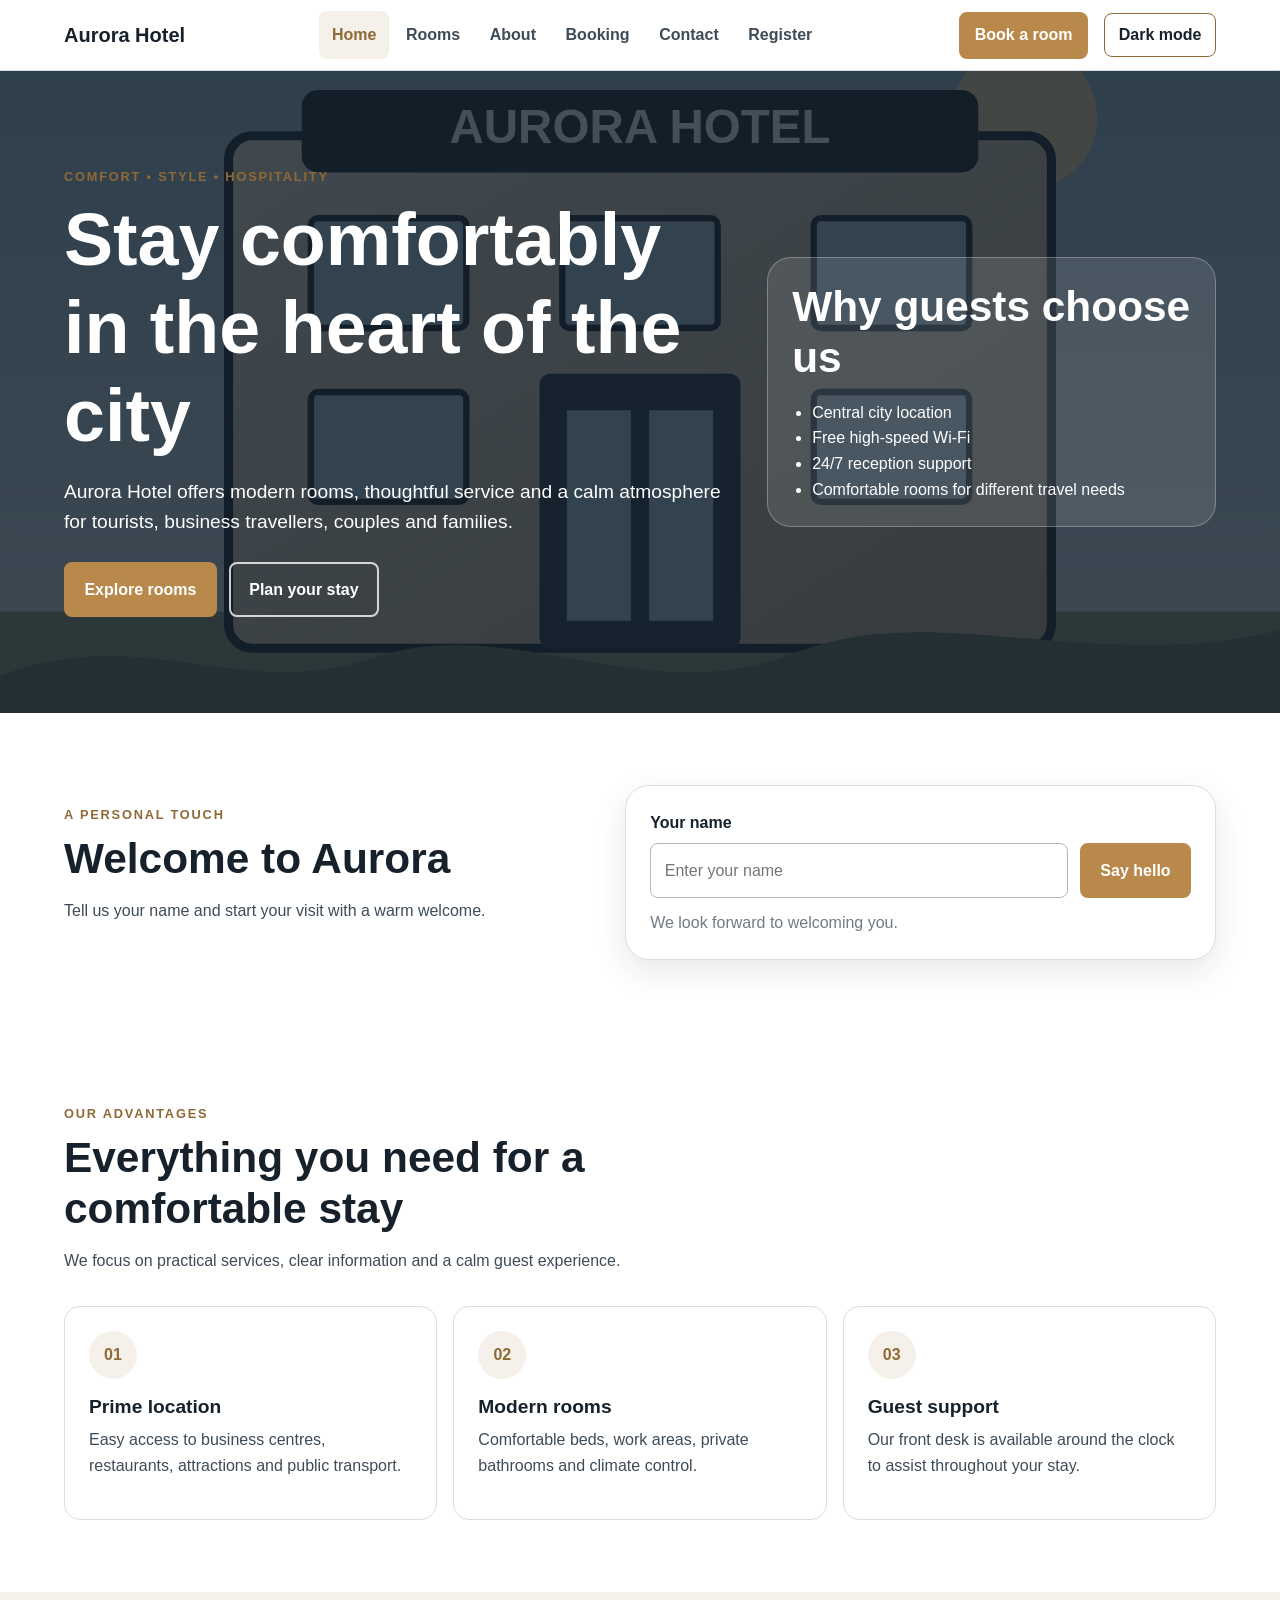
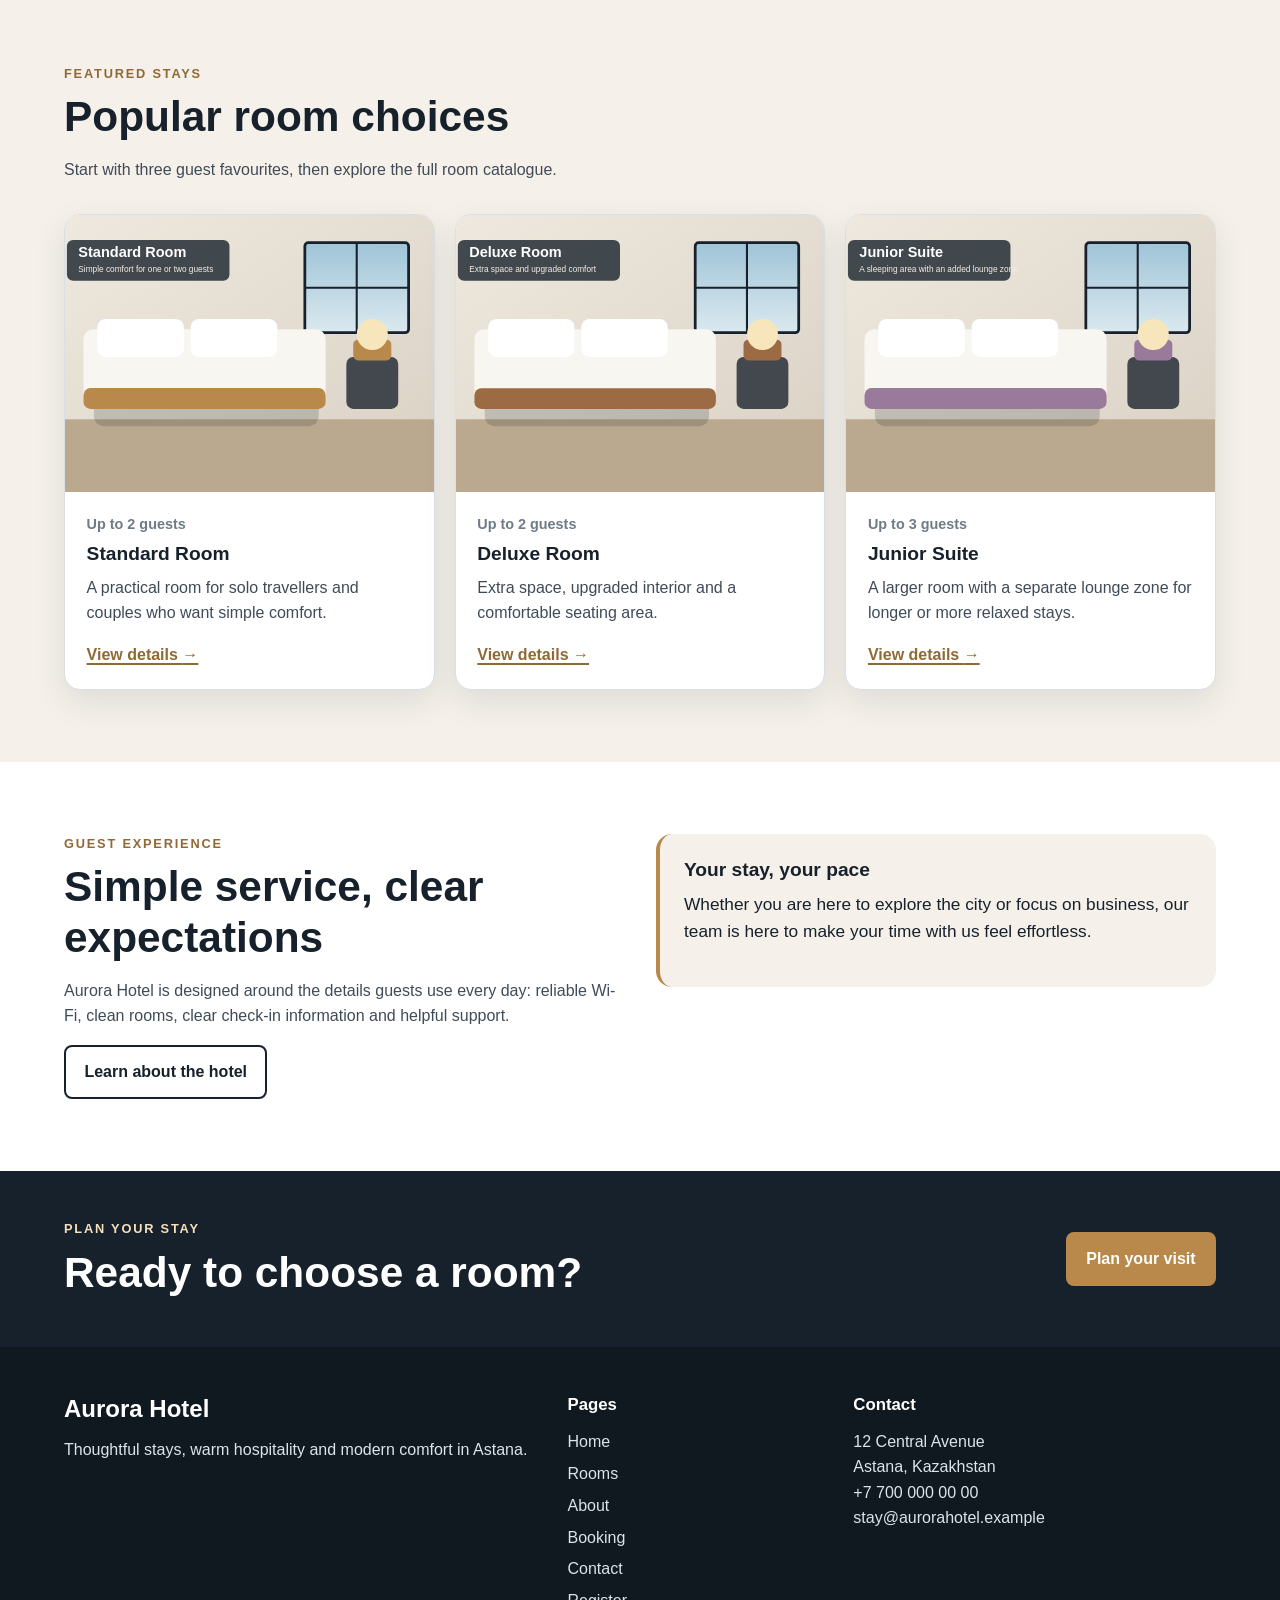
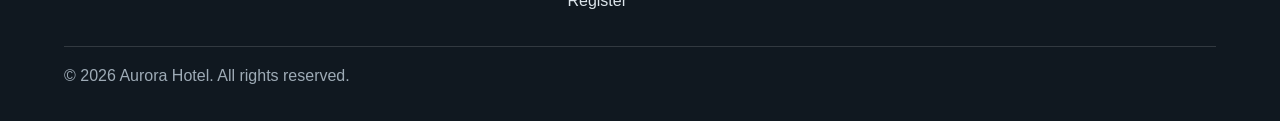
<file: index.html>
<!DOCTYPE html>

<html lang="en">
<head>
<meta charset="utf-8"/>
<meta content="width=device-width, initial-scale=1.0" name="viewport"/>
<meta content="Discover thoughtful hospitality, comfortable rooms and welcoming spaces at Aurora Hotel in Astana." name="description"/>
<title>Aurora Hotel | Home</title>
<link href="css/style.css" rel="stylesheet"/>
<link href="css/responsive.css" rel="stylesheet"/>

<link rel="stylesheet" href="css/interactions.css">
<script src="js/script.js" defer></script>
</head>
<body>
<a class="skip-link" href="#main-content">Skip to main content</a>
<header class="site-header">
<div class="container nav-wrapper">
<a aria-label="Aurora Hotel home" class="logo" href="index.html">Aurora Hotel</a>
<nav aria-label="Main navigation" class="main-nav">
<ul class="nav-list">
<li><a aria-current="page" class="nav-link" href="index.html">Home</a></li><li><a class="nav-link" href="rooms.html">Rooms</a></li><li><a class="nav-link" href="about.html">About</a></li><li><a class="nav-link" href="booking.html">Booking</a></li>
<li><a class="nav-link" href="contact.html">Contact</a></li><li><a class="nav-link" href="register.html">Register</a></li></ul>
</nav>
<a class="button button-small header-cta" href="booking.html">Book a room</a>
<button id="themeBtn" class="theme-switch" type="button" aria-pressed="false">Dark mode</button>
</div>
</header>
<main id="main-content">
<section class="hero">
<div class="container hero-layout">
<div class="hero-copy">
<p class="eyebrow">Comfort • Style • Hospitality</p>
<h1>Stay comfortably in the heart of the city</h1>
<p class="lead">
                    Aurora Hotel offers modern rooms, thoughtful service and a calm atmosphere
                    for tourists, business travellers, couples and families.
                </p>
<div class="action-row">
<a class="button" href="rooms.html">Explore rooms</a>
<a class="button button-ghost" href="booking.html">Plan your stay</a>
</div>
</div>
<aside aria-labelledby="hero-highlights" class="hero-panel">
<h2 id="hero-highlights">Why guests choose us</h2>
<ul class="check-list">
<li>Central city location</li>
<li>Free high-speed Wi-Fi</li>
<li>24/7 reception support</li>
<li>Comfortable rooms for different travel needs</li>
</ul>
</aside>
</div>
</section>
<section class="section welcome-section" aria-labelledby="welcome-heading">
  <div class="container welcome-layout">
    <div>
      <p class="eyebrow">A personal touch</p>
      <h2 id="welcome-heading">Welcome to Aurora</h2>
      <p>Tell us your name and start your visit with a warm welcome.</p>
    </div>
    <div class="interaction-panel">
      <label class="interaction-label" for="guestName">Your name</label>
      <div class="interaction-inline">
        <input id="guestName" type="text" autocomplete="given-name" placeholder="Enter your name">
        <button class="button" id="welcomeBtn" type="button">Say hello</button>
      </div>
      <p id="welcomeMessage" role="status" aria-live="polite" class="interaction-message">We look forward to welcoming you.</p>
    </div>
  </div>
</section>

<section aria-labelledby="home-benefits" class="section">
<div class="container">
<div class="section-heading">
<p class="eyebrow">Our advantages</p>
<h2 id="home-benefits">Everything you need for a comfortable stay</h2>
<p>We focus on practical services, clear information and a calm guest experience.</p>
</div>
<div class="feature-flex">
<article class="feature-card">
<span aria-hidden="true" class="feature-number">01</span>
<h3>Prime location</h3>
<p>Easy access to business centres, restaurants, attractions and public transport.</p>
</article>
<article class="feature-card">
<span aria-hidden="true" class="feature-number">02</span>
<h3>Modern rooms</h3>
<p>Comfortable beds, work areas, private bathrooms and climate control.</p>
</article>
<article class="feature-card">
<span aria-hidden="true" class="feature-number">03</span>
<h3>Guest support</h3>
<p>Our front desk is available around the clock to assist throughout your stay.</p>
</article>
</div>
</div>
</section>
<section aria-labelledby="featured-rooms" class="section section-alt">
<div class="container">
<div class="section-heading">
<p class="eyebrow">Featured stays</p>
<h2 id="featured-rooms">Popular room choices</h2>
<p>Start with three guest favourites, then explore the full room catalogue.</p>
</div>
<div class="card-grid card-grid-three">
<article class="room-card">
<img alt="Illustration of a standard hotel room with a double bed" class="card-image" height="800" src="images/standard-room.svg" width="1200"/>
<div class="card-body">
<p class="card-kicker">Up to 2 guests</p>
<h3>Standard Room</h3>
<p>A practical room for solo travellers and couples who want simple comfort.</p>
<a class="text-link" href="rooms.html#standard-room">View details <span aria-hidden="true">→</span></a>
</div>
</article>
<article class="room-card">
<img alt="Illustration of a spacious deluxe hotel room" class="card-image" height="800" src="images/deluxe-room.svg" width="1200"/>
<div class="card-body">
<p class="card-kicker">Up to 2 guests</p>
<h3>Deluxe Room</h3>
<p>Extra space, upgraded interior and a comfortable seating area.</p>
<a class="text-link" href="rooms.html#deluxe-room">View details <span aria-hidden="true">→</span></a>
</div>
</article>
<article class="room-card">
<img alt="Illustration of a junior hotel suite with lounge area" class="card-image" height="800" src="images/junior-suite.svg" width="1200"/>
<div class="card-body">
<p class="card-kicker">Up to 3 guests</p>
<h3>Junior Suite</h3>
<p>A larger room with a separate lounge zone for longer or more relaxed stays.</p>
<a class="text-link" href="rooms.html#junior-suite">View details <span aria-hidden="true">→</span></a>
</div>
</article>
</div>
</div>
</section>
<section aria-labelledby="guest-experience" class="section">
<div class="container split-layout">
<div>
<p class="eyebrow">Guest experience</p>
<h2 id="guest-experience">Simple service, clear expectations</h2>
<p>
                    Aurora Hotel is designed around the details guests use every day:
                    reliable Wi-Fi, clean rooms, clear check-in information and helpful support.
                </p>
<a class="button button-outline" href="about.html">Learn about the hotel</a>
</div>
<aside class="testimonial" aria-label="Our promise to you">
<h3>Your stay, your pace</h3>
<p>Whether you are here to explore the city or focus on business, our team is here to make your time with us feel effortless.</p>
</aside>
</div>
</section>
<section aria-labelledby="home-cta" class="cta-section">
<div class="container cta-flex">
<div>
<p class="eyebrow eyebrow-light">Plan your stay</p>
<h2 id="home-cta">Ready to choose a room?</h2>
</div>
<a class="button" href="booking.html">Plan your visit</a>
</div>
</section>
</main>
<footer class="site-footer">
<div class="container footer-grid">
<section aria-labelledby="footer-brand" class="footer-about">
<h2 class="footer-logo" id="footer-brand">Aurora Hotel</h2>
<p>Thoughtful stays, warm hospitality and modern comfort in Astana.</p>
</section>
<nav aria-label="Footer navigation" class="footer-nav">
<h2 class="footer-heading">Pages</h2>
<ul class="footer-links">
<li><a href="index.html">Home</a></li>
<li><a href="rooms.html">Rooms</a></li>
<li><a href="about.html">About</a></li>
<li><a href="booking.html">Booking</a></li>
<li><a href="contact.html">Contact</a></li><li><a href="register.html">Register</a></li></ul>
</nav>
<section aria-labelledby="footer-contact">
<h2 class="footer-heading" id="footer-contact">Contact</h2>
<address>
                12 Central Avenue<br/>
                Astana, Kazakhstan<br/>
<a href="tel:+77000000000">+7 700 000 00 00</a><br/>
<a href="mailto:stay@aurorahotel.example">stay@aurorahotel.example</a>
</address>
</section>
</div>
<div class="container footer-bottom">
<p>© 2026 Aurora Hotel. All rights reserved.</p>
</div>
</footer>
</body>
</html>
</file>
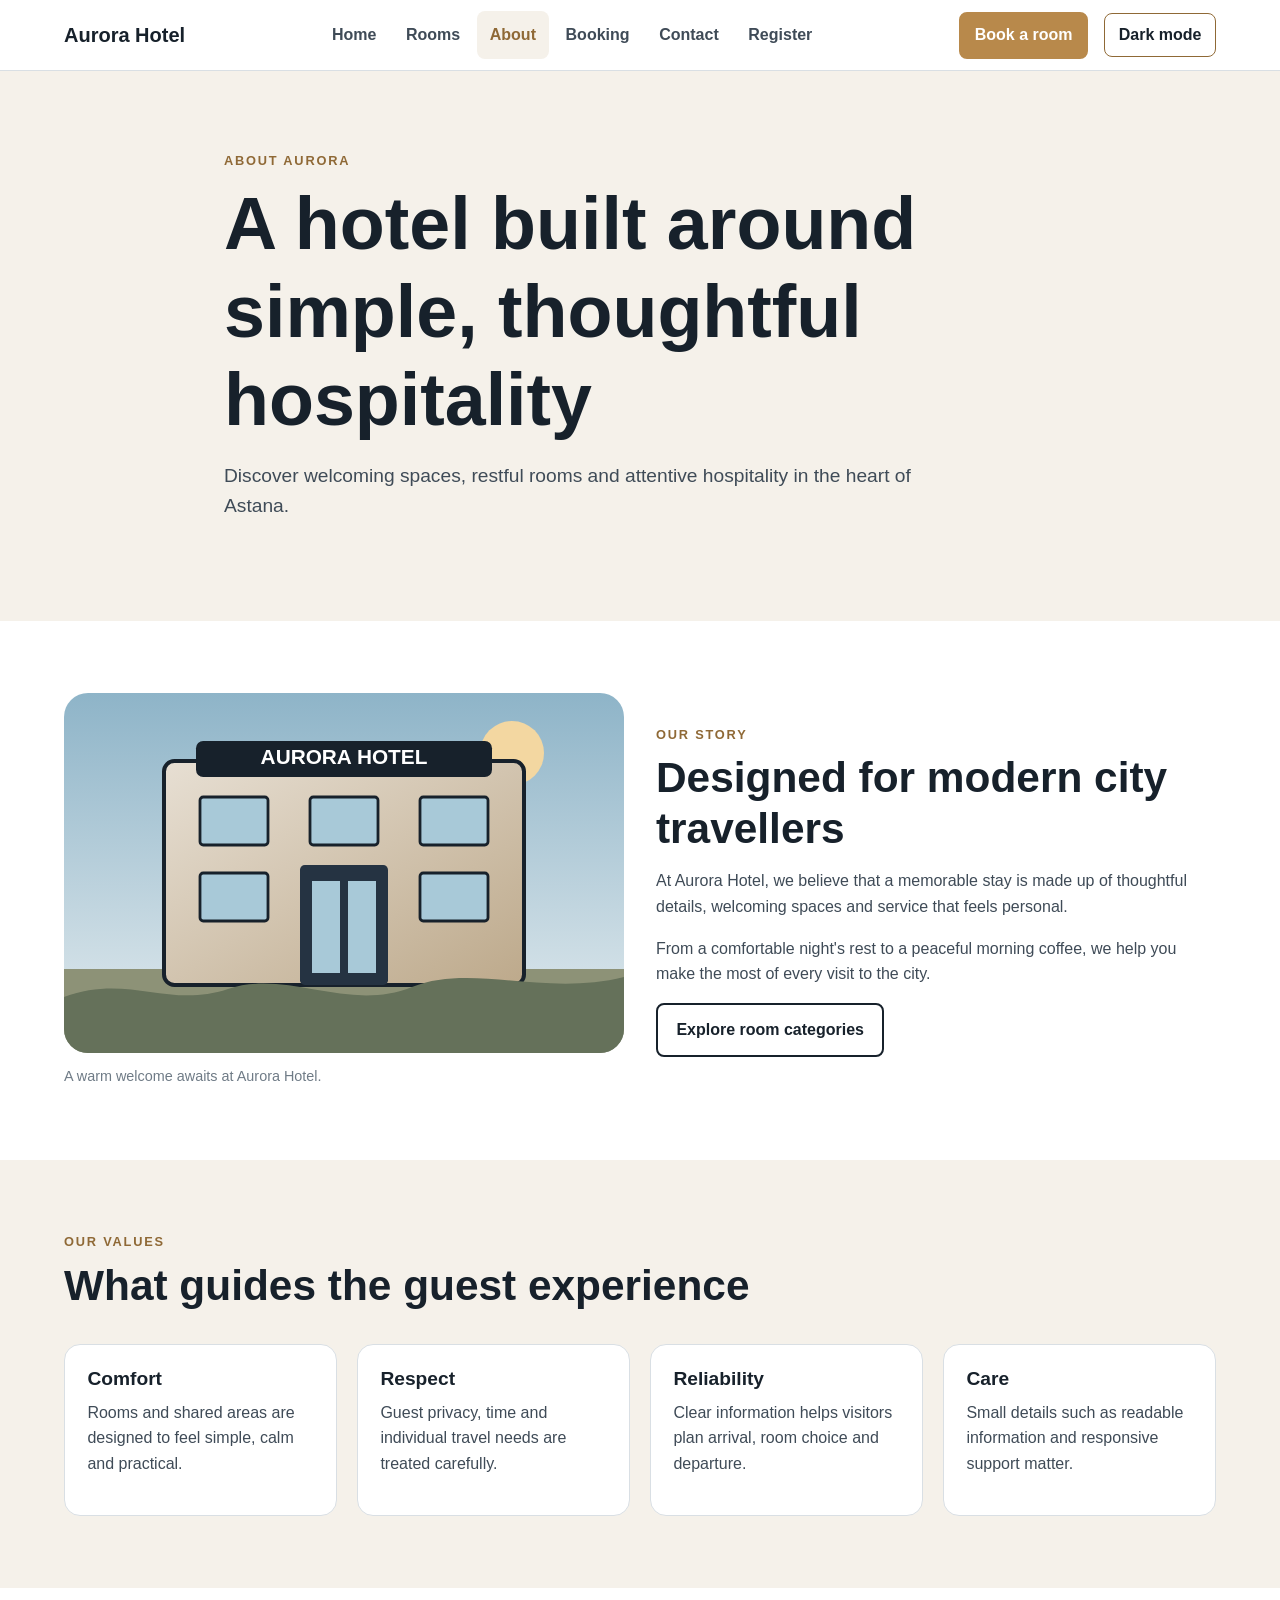
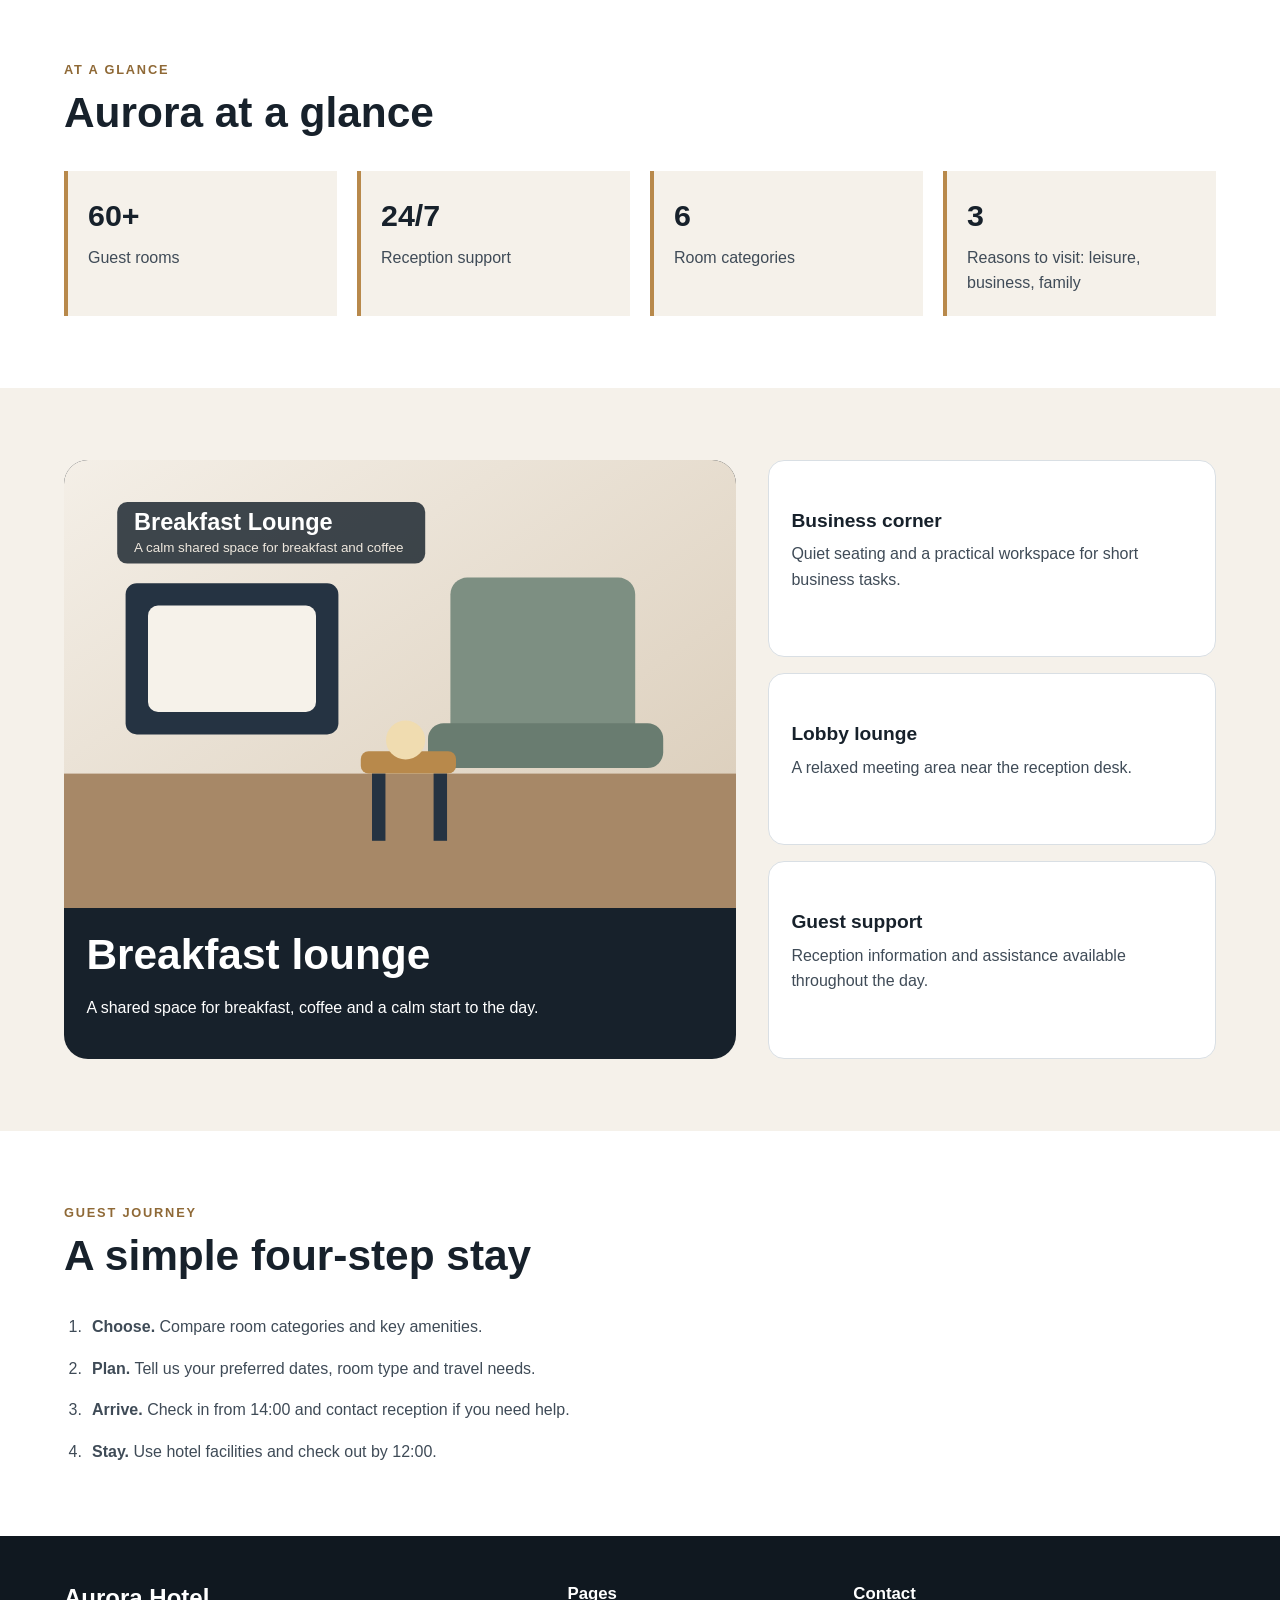
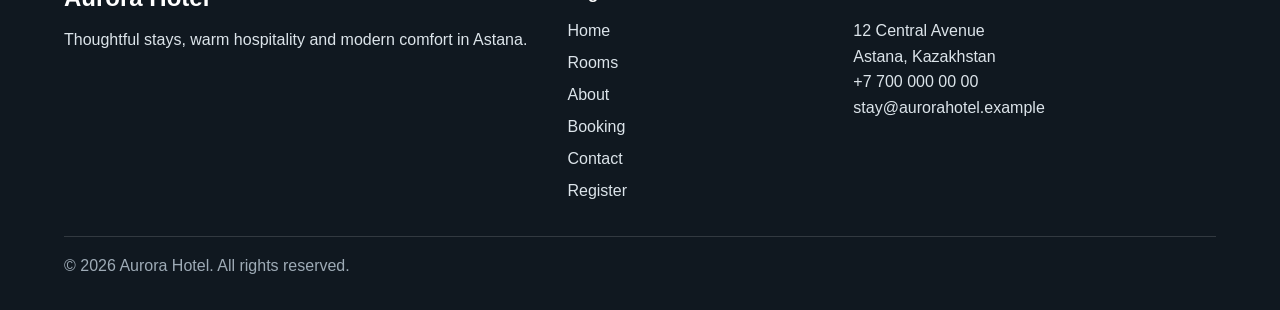
<file: about.html>
<!DOCTYPE html>

<html lang="en">
<head>
<meta charset="utf-8"/>
<meta content="width=device-width, initial-scale=1.0" name="viewport"/>
<meta content="Learn about Aurora Hotel, its values, facilities and service approach." name="description"/>
<title>Aurora Hotel | About Us</title>
<link href="css/style.css" rel="stylesheet"/>
<link href="css/responsive.css" rel="stylesheet"/>

<link rel="stylesheet" href="css/interactions.css">
<script src="js/script.js" defer></script>
</head>
<body>
<a class="skip-link" href="#main-content">Skip to main content</a>
<header class="site-header">
<div class="container nav-wrapper">
<a aria-label="Aurora Hotel home" class="logo" href="index.html">Aurora Hotel</a>
<nav aria-label="Main navigation" class="main-nav">
<ul class="nav-list">
<li><a class="nav-link" href="index.html">Home</a></li><li><a class="nav-link" href="rooms.html">Rooms</a></li><li><a aria-current="page" class="nav-link" href="about.html">About</a></li><li><a class="nav-link" href="booking.html">Booking</a></li>
<li><a class="nav-link" href="contact.html">Contact</a></li><li><a class="nav-link" href="register.html">Register</a></li></ul>
</nav>
<a class="button button-small header-cta" href="booking.html">Book a room</a>
<button id="themeBtn" class="theme-switch" type="button" aria-pressed="false">Dark mode</button>
</div>
</header>
<main id="main-content">
<section class="page-hero">
<div class="container page-hero-inner">
<p class="eyebrow">About Aurora</p>
<h1>A hotel built around simple, thoughtful hospitality</h1>
<p class="lead">
                Discover welcoming spaces, restful rooms and attentive hospitality in the heart of Astana.
            </p>
</div>
</section>
<section aria-labelledby="our-story" class="section">
<div class="container story-layout">
<figure class="story-figure">
<img alt="Illustration of the Aurora Hotel exterior" height="900" src="images/hotel-exterior.svg" width="1400"/>
<figcaption>A warm welcome awaits at Aurora Hotel.</figcaption>
</figure>
<article>
<p class="eyebrow">Our story</p>
<h2 id="our-story">Designed for modern city travellers</h2>
<p>
                    At Aurora Hotel, we believe that a memorable stay is made up of thoughtful details,
                    welcoming spaces and service that feels personal.
                </p>
<p>
                    From a comfortable night's rest to a peaceful morning coffee, we help you make the most
                    of every visit to the city.
                </p>
<a class="button button-outline" href="rooms.html">Explore room categories</a>
</article>
</div>
</section>
<section aria-labelledby="hotel-values" class="section section-alt">
<div class="container">
<div class="section-heading">
<p class="eyebrow">Our values</p>
<h2 id="hotel-values">What guides the guest experience</h2>
</div>
<div class="values-grid">
<article class="value-card">
<h3>Comfort</h3>
<p>Rooms and shared areas are designed to feel simple, calm and practical.</p>
</article>
<article class="value-card">
<h3>Respect</h3>
<p>Guest privacy, time and individual travel needs are treated carefully.</p>
</article>
<article class="value-card">
<h3>Reliability</h3>
<p>Clear information helps visitors plan arrival, room choice and departure.</p>
</article>
<article class="value-card">
<h3>Care</h3>
<p>Small details such as readable information and responsive support matter.</p>
</article>
</div>
</div>
</section>
<section aria-labelledby="hotel-stats" class="section">
<div class="container">
<div class="section-heading">
<p class="eyebrow">At a glance</p>
<h2 id="hotel-stats">Aurora at a glance</h2>
</div>
<div class="stats-grid">
<div class="stat"><strong>60+</strong><span>Guest rooms</span></div>
<div class="stat"><strong>24/7</strong><span>Reception support</span></div>
<div class="stat"><strong>6</strong><span>Room categories</span></div>
<div class="stat"><strong>3</strong><span>Reasons to visit: leisure, business, family</span></div>
</div>
</div>
</section>
<section aria-labelledby="facilities" class="section section-alt">
<div class="container facilities-layout">
<figure class="facility-feature">
<img alt="Illustration of a hotel breakfast lounge" height="800" src="images/lounge.svg" width="1200"/>
<figcaption>
<h2 id="facilities">Breakfast lounge</h2>
<p>A shared space for breakfast, coffee and a calm start to the day.</p>
</figcaption>
</figure>
<div class="facility-stack">
<article class="facility-card">
<h3>Business corner</h3>
<p>Quiet seating and a practical workspace for short business tasks.</p>
</article>
<article class="facility-card">
<h3>Lobby lounge</h3>
<p>A relaxed meeting area near the reception desk.</p>
</article>
<article class="facility-card">
<h3>Guest support</h3>
<p>Reception information and assistance available throughout the day.</p>
</article>
</div>
</div>
</section>
<section aria-labelledby="service-process" class="section">
<div class="container">
<div class="section-heading">
<p class="eyebrow">Guest journey</p>
<h2 id="service-process">A simple four-step stay</h2>
</div>
<ol class="timeline-list">
<li><strong>Choose.</strong> Compare room categories and key amenities.</li>
<li><strong>Plan.</strong> Tell us your preferred dates, room type and travel needs.</li>
<li><strong>Arrive.</strong> Check in from 14:00 and contact reception if you need help.</li>
<li><strong>Stay.</strong> Use hotel facilities and check out by 12:00.</li>
</ol>
</div>
</section>
</main>
<footer class="site-footer">
<div class="container footer-grid">
<section aria-labelledby="footer-brand" class="footer-about">
<h2 class="footer-logo" id="footer-brand">Aurora Hotel</h2>
<p>Thoughtful stays, warm hospitality and modern comfort in Astana.</p>
</section>
<nav aria-label="Footer navigation" class="footer-nav">
<h2 class="footer-heading">Pages</h2>
<ul class="footer-links">
<li><a href="index.html">Home</a></li>
<li><a href="rooms.html">Rooms</a></li>
<li><a href="about.html">About</a></li>
<li><a href="booking.html">Booking</a></li>
<li><a href="contact.html">Contact</a></li><li><a href="register.html">Register</a></li></ul>
</nav>
<section aria-labelledby="footer-contact">
<h2 class="footer-heading" id="footer-contact">Contact</h2>
<address>
                12 Central Avenue<br/>
                Astana, Kazakhstan<br/>
<a href="tel:+77000000000">+7 700 000 00 00</a><br/>
<a href="mailto:stay@aurorahotel.example">stay@aurorahotel.example</a>
</address>
</section>
</div>
<div class="container footer-bottom">
<p>© 2026 Aurora Hotel. All rights reserved.</p>
</div>
</footer>
</body>
</html>
</file>
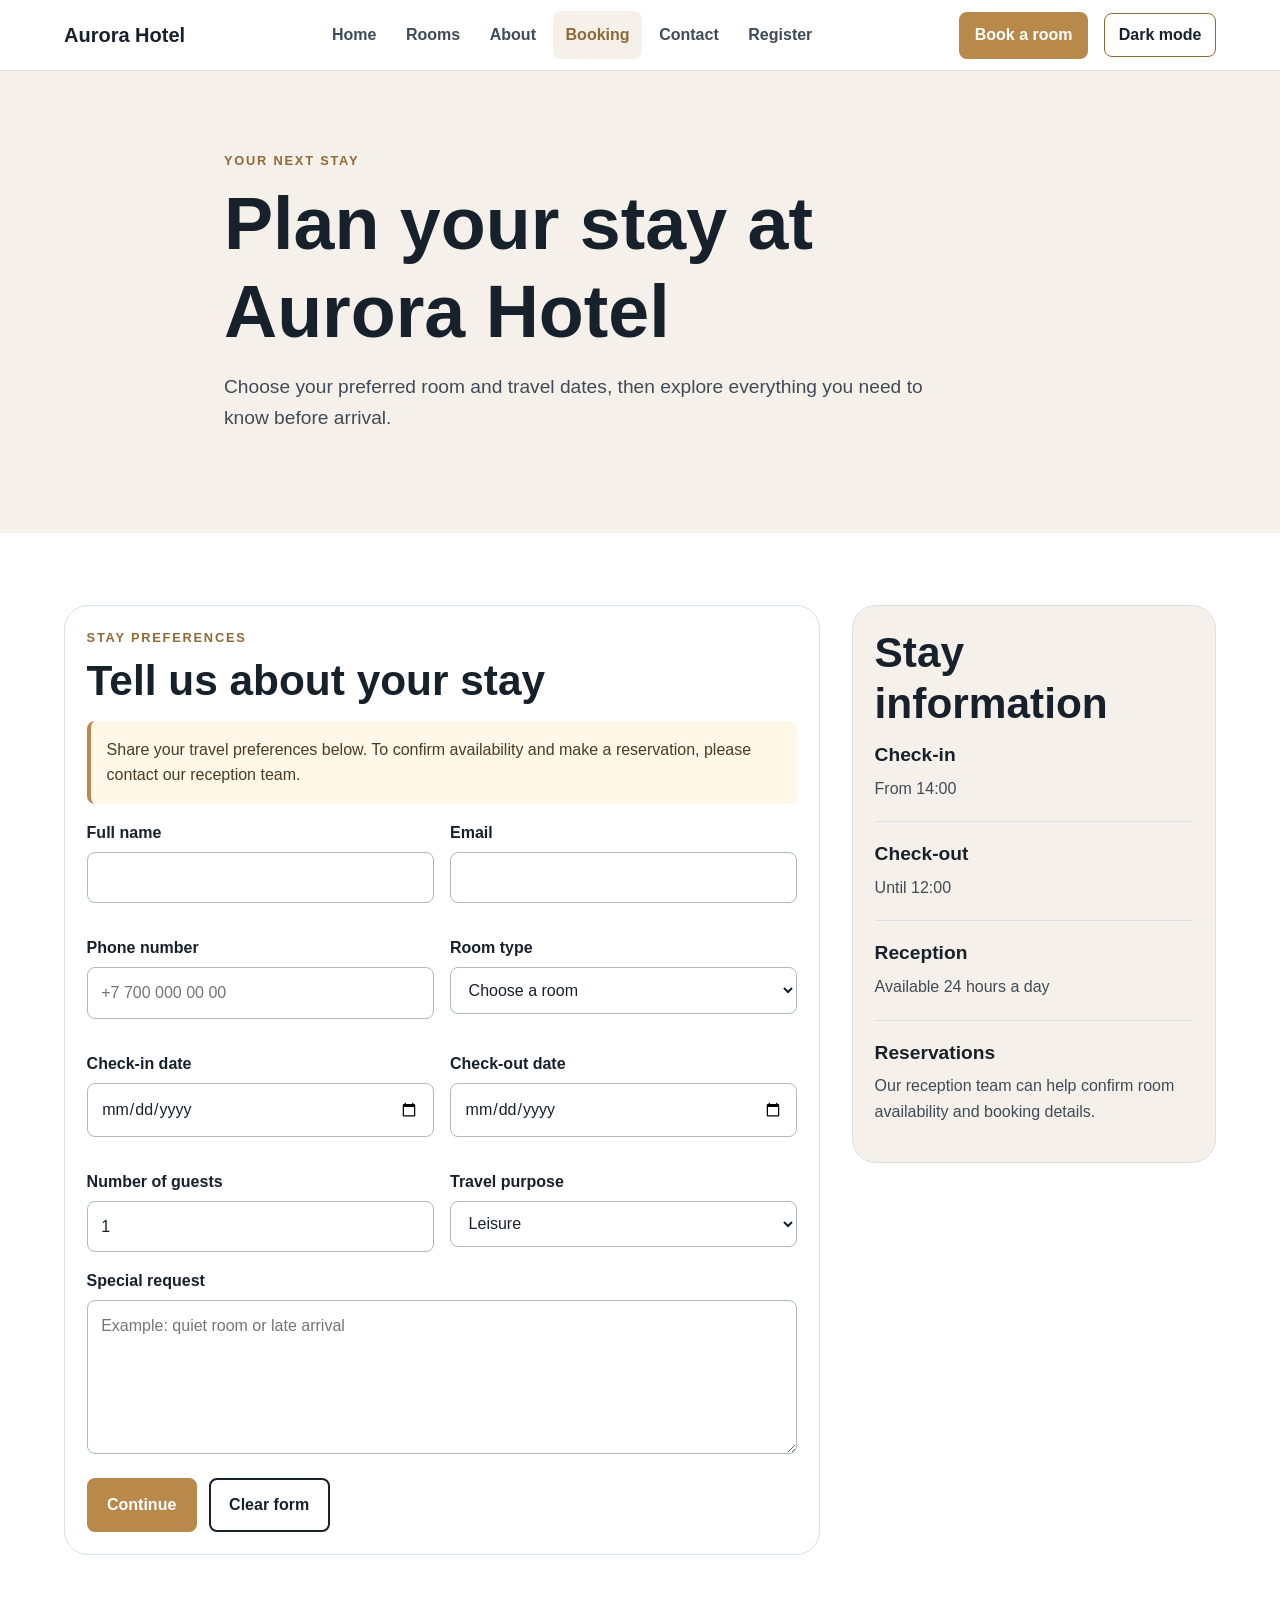
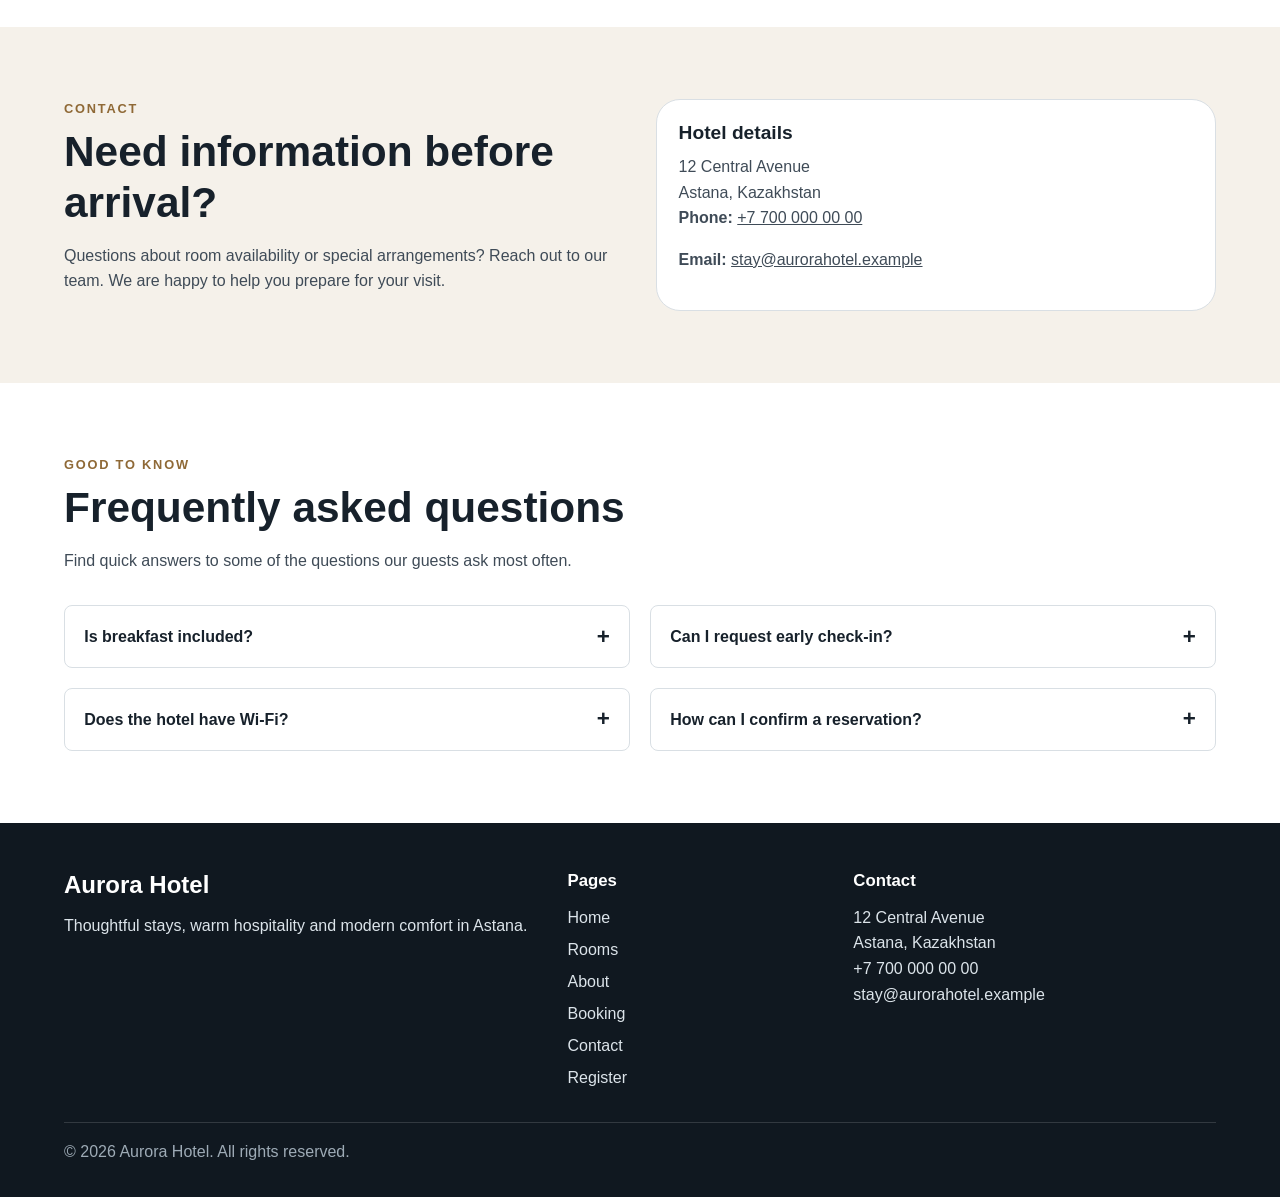
<file: booking.html>
<!DOCTYPE html>

<html lang="en">
<head>
<meta charset="utf-8"/>
<meta content="width=device-width, initial-scale=1.0" name="viewport"/>
<meta content="Plan your stay at Aurora Hotel and find useful information about check-in, room choices and guest services." name="description"/>
<title>Aurora Hotel | Plan Your Stay</title>
<link href="css/style.css" rel="stylesheet"/>
<link href="css/responsive.css" rel="stylesheet"/>

<link rel="stylesheet" href="css/interactions.css">
<script src="js/script.js" defer></script>
</head>
<body>
<a class="skip-link" href="#main-content">Skip to main content</a>
<header class="site-header">
<div class="container nav-wrapper">
<a aria-label="Aurora Hotel home" class="logo" href="index.html">Aurora Hotel</a>
<nav aria-label="Main navigation" class="main-nav">
<ul class="nav-list">
<li><a class="nav-link" href="index.html">Home</a></li><li><a class="nav-link" href="rooms.html">Rooms</a></li><li><a class="nav-link" href="about.html">About</a></li><li><a aria-current="page" class="nav-link" href="booking.html">Booking</a></li>
<li><a class="nav-link" href="contact.html">Contact</a></li><li><a class="nav-link" href="register.html">Register</a></li></ul>
</nav>
<a class="button button-small header-cta" href="booking.html">Book a room</a>
<button id="themeBtn" class="theme-switch" type="button" aria-pressed="false">Dark mode</button>
</div>
</header>
<main id="main-content">
<section class="page-hero">
<div class="container page-hero-inner">
<p class="eyebrow">Your next stay</p>
<h1>Plan your stay at Aurora Hotel</h1>
<p class="lead">
                Choose your preferred room and travel dates, then explore everything you need to know before arrival.
            </p>
</div>
</section>
<section aria-labelledby="booking-form-title" class="section">
<div class="container booking-layout">
<section class="form-panel">
<p class="eyebrow">Stay preferences</p>
<h2 id="booking-form-title">Tell us about your stay</h2>
<p class="booking-guidance" id="booking-guidance">Share your travel preferences below. To confirm availability and make a reservation, please contact our reception team.</p>
<form action="stay-review.html" aria-describedby="booking-guidance" class="booking-form" method="get">
<div class="form-grid">
<div class="form-group">
<label for="full-name">Full name</label>
<input autocomplete="name" id="full-name" required="" type="text"/>
</div>
<div class="form-group">
<label for="email">Email</label>
<input autocomplete="email" id="email" required="" type="email"/>
</div>
<div class="form-group">
<label for="phone">Phone number</label>
<input autocomplete="tel" id="phone" placeholder="+7 700 000 00 00" type="tel"/>
</div>
<div class="form-group">
<label for="room-type">Room type</label>
<select id="room-type" required="">
<option value="">Choose a room</option>
<option>Standard Room</option>
<option>Twin Room</option>
<option>Deluxe Room</option>
<option>Family Room</option>
<option>Junior Suite</option>
<option>Presidential Suite</option>
</select>
</div>
<div class="form-group">
<label for="check-in">Check-in date</label>
<input id="check-in" required="" type="date"/>
</div>
<div class="form-group">
<label for="check-out">Check-out date</label>
<input id="check-out" required="" type="date"/>
</div>
<div class="form-group">
<label for="guests">Number of guests</label>
<input id="guests" max="4" min="1" required="" type="number" value="1"/>
</div>
<div class="form-group">
<label for="travel-purpose">Travel purpose</label>
<select id="travel-purpose">
<option>Leisure</option>
<option>Business</option>
<option>Family trip</option>
<option>Other</option>
</select>
</div>
</div>
<div class="form-group">
<label for="special-request">Special request</label>
<textarea id="special-request" placeholder="Example: quiet room or late arrival" rows="5"></textarea>
</div>
<div class="form-actions">
<button class="button" type="submit">Continue</button>
<button class="button button-outline" type="reset">Clear form</button>
</div>
</form>
</section>
<aside aria-labelledby="stay-info" class="booking-info">
<h2 id="stay-info">Stay information</h2>
<div class="info-block">
<h3>Check-in</h3>
<p>From 14:00</p>
</div>
<div class="info-block">
<h3>Check-out</h3>
<p>Until 12:00</p>
</div>
<div class="info-block">
<h3>Reception</h3>
<p>Available 24 hours a day</p>
</div>
<div class="info-block">
<h3>Reservations</h3>
<p>Our reception team can help confirm room availability and booking details.</p>
</div>
</aside>
</div>
</section>
<section aria-labelledby="contact-us" class="section section-alt">
<div class="container contact-grid">
<article>
<p class="eyebrow">Contact</p>
<h2 id="contact-us">Need information before arrival?</h2>
<p>
                    Questions about room availability or special arrangements? Reach out to our team. We are happy to help you prepare for your visit.
                </p>
</article>
<article class="contact-card">
<h3>Hotel details</h3>
<address>
                    12 Central Avenue<br/>
                    Astana, Kazakhstan
                </address>
<p><strong>Phone:</strong> <a href="tel:+77000000000">+7 700 000 00 00</a></p>
<p><strong>Email:</strong> <a href="mailto:stay@aurorahotel.example">stay@aurorahotel.example</a></p>
</article>
</div>
</section>
<section aria-labelledby="faq-title" class="section" id="faq">
<div class="container">
<div class="section-heading">
<p class="eyebrow">Good to know</p>
<h2 id="faq-title">Frequently asked questions</h2>
<p>Find quick answers to some of the questions our guests ask most often.</p>
</div>
<div class="faq-grid">
<div class="faq-item">
<button class="faq-question" type="button" aria-controls="faq-answer-1" aria-expanded="false">Is breakfast included?<span class="faq-chevron" aria-hidden="true">+</span></button>
<p id="faq-answer-1" class="faq-answer" hidden>Breakfast availability depends on the selected room package.</p>
</div>
<div class="faq-item">
<button class="faq-question" type="button" aria-controls="faq-answer-2" aria-expanded="false">Can I request early check-in?<span class="faq-chevron" aria-hidden="true">+</span></button>
<p id="faq-answer-2" class="faq-answer" hidden>Early check-in can be requested, but it depends on room availability.</p>
</div>
<div class="faq-item">
<button class="faq-question" type="button" aria-controls="faq-answer-3" aria-expanded="false">Does the hotel have Wi-Fi?<span class="faq-chevron" aria-hidden="true">+</span></button>
<p id="faq-answer-3" class="faq-answer" hidden>Yes, complimentary high-speed Wi-Fi is available in guest rooms and common areas.</p>
</div>
<div class="faq-item">
<button class="faq-question" type="button" aria-controls="faq-answer-4" aria-expanded="false">How can I confirm a reservation?<span class="faq-chevron" aria-hidden="true">+</span></button>
<p id="faq-answer-4" class="faq-answer" hidden>Please contact our reception team directly to check availability and finalize your booking.</p>
</div>
</div>
</div>
</section>
</main>
<footer class="site-footer">
<div class="container footer-grid">
<section aria-labelledby="footer-brand" class="footer-about">
<h2 class="footer-logo" id="footer-brand">Aurora Hotel</h2>
<p>Thoughtful stays, warm hospitality and modern comfort in Astana.</p>
</section>
<nav aria-label="Footer navigation" class="footer-nav">
<h2 class="footer-heading">Pages</h2>
<ul class="footer-links">
<li><a href="index.html">Home</a></li>
<li><a href="rooms.html">Rooms</a></li>
<li><a href="about.html">About</a></li>
<li><a href="booking.html">Booking</a></li>
<li><a href="contact.html">Contact</a></li><li><a href="register.html">Register</a></li></ul>
</nav>
<section aria-labelledby="footer-contact">
<h2 class="footer-heading" id="footer-contact">Contact</h2>
<address>
                12 Central Avenue<br/>
                Astana, Kazakhstan<br/>
<a href="tel:+77000000000">+7 700 000 00 00</a><br/>
<a href="mailto:stay@aurorahotel.example">stay@aurorahotel.example</a>
</address>
</section>
</div>
<div class="container footer-bottom">
<p>© 2026 Aurora Hotel. All rights reserved.</p>
</div>
</footer>
</body>
</html>
</file>
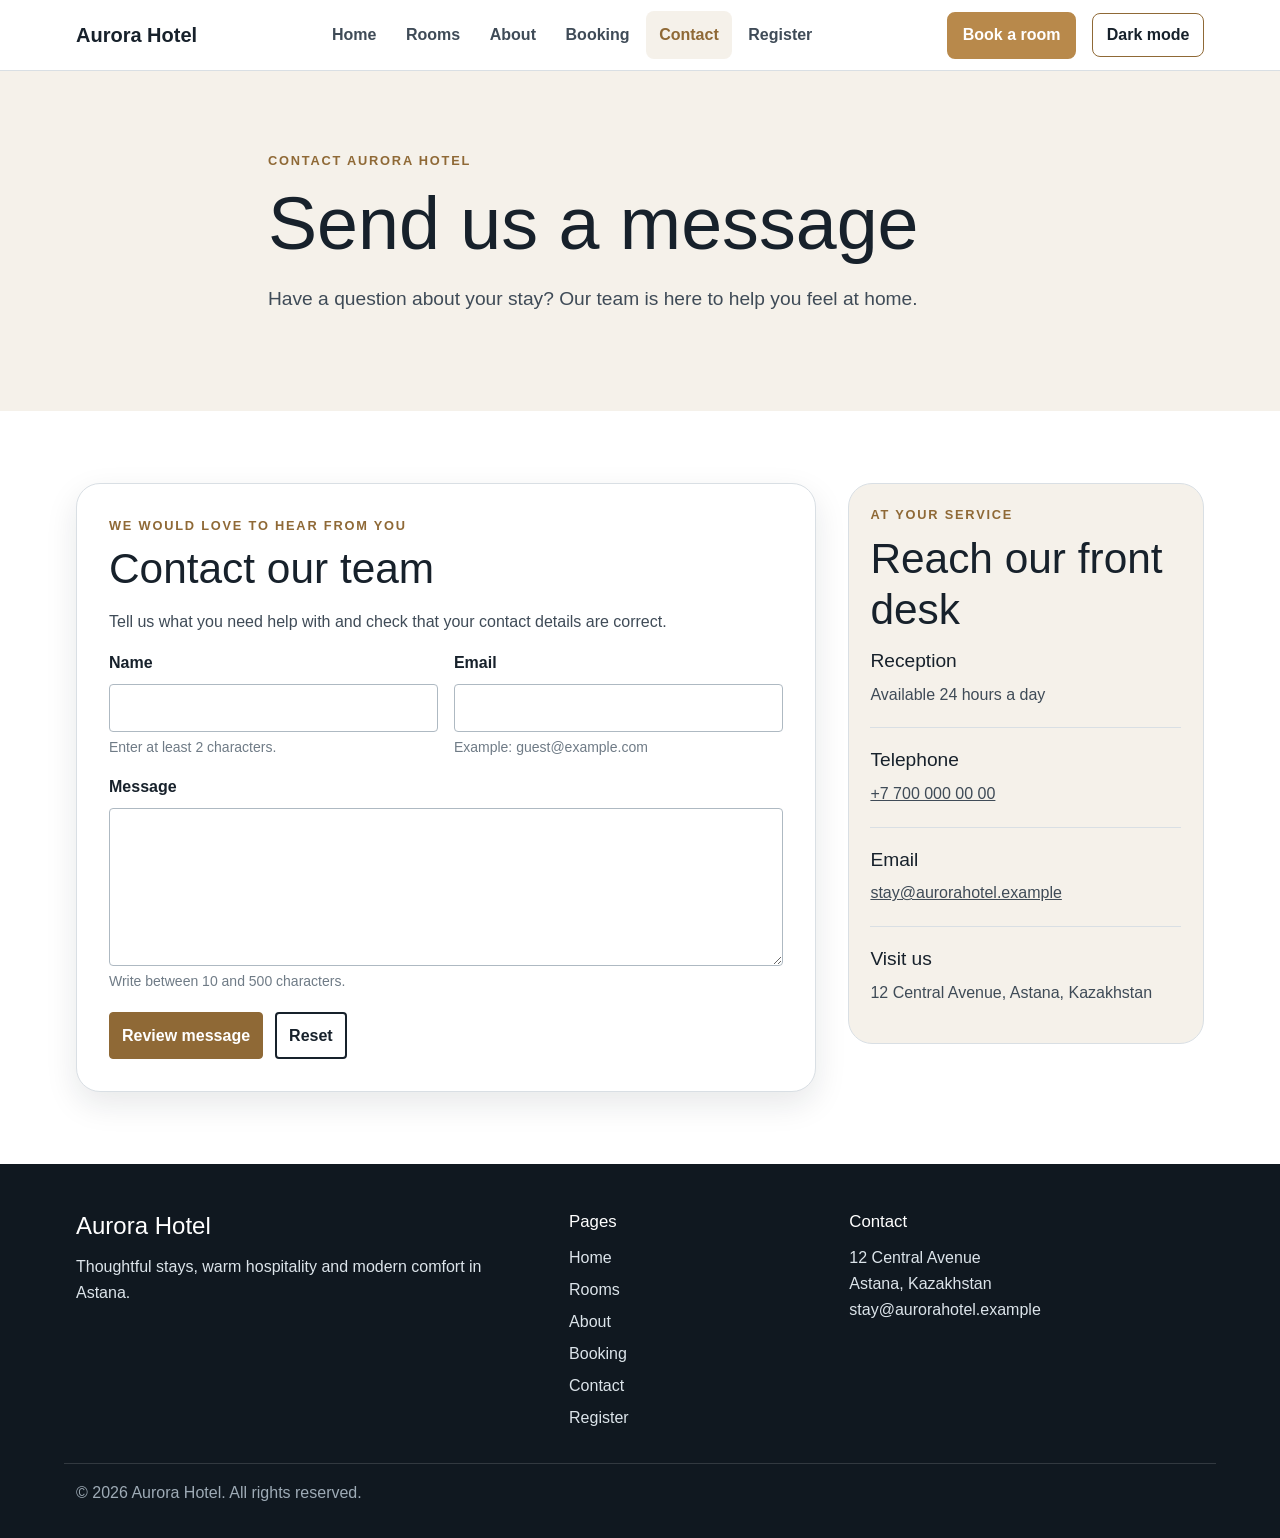
<file: contact.html>
<!DOCTYPE html>
<html lang="en">
<head>
    <meta charset="UTF-8">
    <meta name="viewport" content="width=device-width, initial-scale=1.0">
    <meta name="description" content="Get in touch with Aurora Hotel for questions about rooms, arrivals, amenities and more.">
    <title>Aurora Hotel | Contact Us</title>
    <link rel="stylesheet" href="vendor/bootstrap/bootstrap.min.css">
        <link rel="stylesheet" href="css/style.css">
    <link rel="stylesheet" href="css/responsive.css">
    <link rel="stylesheet" href="css/forms.css">

<link rel="stylesheet" href="css/interactions.css">
<script src="js/script.js" defer></script>
</head>
<body>
<a class="skip-link" href="#main-content">Skip to main content</a>
<header class="site-header">
    <div class="container nav-wrapper">
        <a class="logo" href="index.html" aria-label="Aurora Hotel home">Aurora Hotel</a>
        <nav class="main-nav" aria-label="Main navigation">
            <ul class="nav-list">
                <li><a class="nav-link" href="index.html">Home</a></li>
                <li><a class="nav-link" href="rooms.html">Rooms</a></li>
                <li><a class="nav-link" href="about.html">About</a></li>
                <li><a class="nav-link" href="booking.html">Booking</a></li>
                <li><a class="nav-link" href="contact.html" aria-current="page">Contact</a></li>
                <li><a class="nav-link" href="register.html">Register</a></li>
            </ul>
        </nav>
        <a class="button button-small header-cta" href="booking.html">Book a room</a>
<button id="themeBtn" class="theme-switch" type="button" aria-pressed="false">Dark mode</button>
    </div>
</header>

<main id="main-content">
    <section class="page-hero">
        <div class="container page-hero-inner form-page-intro">
            <p class="eyebrow">Contact Aurora Hotel</p>
            <h1>Send us a message</h1>
            <p class="lead">Have a question about your stay? Our team is here to help you feel at home.</p>
        </div>
    </section>

    <section class="section" aria-labelledby="contact-form-title">
        <div class="container booking-layout">
            <section class="form-shell" aria-labelledby="contact-form-title">
                <p class="eyebrow">We would love to hear from you</p>
                <h2 id="contact-form-title">Contact our team</h2>
                <p id="contact-helper">Tell us what you need help with and check that your contact details are correct.</p>

                <form id="contactForm" class="needs-validation" data-success-target="contactSuccess" novalidate>
                    <div class="row g-3">
                        <div class="col-md-6">
                            <label class="form-label" for="contact-name">Name</label>
                            <input class="form-control" id="contact-name" name="name" type="text"
                                   minlength="2" autocomplete="name" required aria-describedby="name-help">
                            <div id="name-help" class="form-text">Enter at least 2 characters.</div>
                            <div class="valid-feedback">Name looks good.</div>
                            <div class="invalid-feedback">Please enter at least 2 characters.</div>
                        </div>

                        <div class="col-md-6">
                            <label class="form-label" for="contact-email">Email</label>
                            <input class="form-control" id="contact-email" name="email" type="email"
                                   autocomplete="email" required aria-describedby="email-help">
                            <div id="email-help" class="form-text">Example: guest@example.com</div>
                            <div class="valid-feedback">Email format is valid.</div>
                            <div class="invalid-feedback">Please enter a valid email address.</div>
                        </div>

                        <div class="col-12">
                            <label class="form-label" for="contact-message">Message</label>
                            <textarea class="form-control" id="contact-message" name="message" rows="6"
                                      minlength="10" maxlength="500" required
                                      aria-describedby="message-help"></textarea>
                            <div id="message-help" class="form-text">Write between 10 and 500 characters.</div>
                            <div class="valid-feedback">Message length is valid.</div>
                            <div class="invalid-feedback">Please enter a message between 10 and 500 characters.</div>
                        </div>
                    </div>

                    <div class="form-actions-bootstrap">
                        <button class="btn btn-aurora" type="submit">Review message</button>
                        <button class="btn btn-aurora-outline" type="reset">Reset</button>
                    </div>

                    <div id="contactSuccess" class="alert alert-success form-success" role="status" tabindex="-1" hidden>
                        Your message is ready. To reach the hotel team, please use the contact email listed on this page.
                    </div>
                </form>
            </section>

            <aside class="booking-info" aria-labelledby="contact-details-title">
                <p class="eyebrow">At your service</p>
                <h2 id="contact-details-title">Reach our front desk</h2>
                <div class="info-block">
                    <h3>Reception</h3>
                    <p>Available 24 hours a day</p>
                </div>
                <div class="info-block">
                    <h3>Telephone</h3>
                    <p><a href="tel:+77000000000">+7 700 000 00 00</a></p>
                </div>
                <div class="info-block">
                    <h3>Email</h3>
                    <p><a href="mailto:stay@aurorahotel.example">stay@aurorahotel.example</a></p>
                </div>
                <div class="info-block">
                    <h3>Visit us</h3>
                    <p>12 Central Avenue, Astana, Kazakhstan</p>
                </div>
            </aside>
        </div>
    </section>
</main>

<footer class="site-footer">
    <div class="container footer-grid">
        <section class="footer-about" aria-labelledby="footer-brand">
            <h2 id="footer-brand" class="footer-logo">Aurora Hotel</h2>
            <p>Thoughtful stays, warm hospitality and modern comfort in Astana.</p>
        </section>
        <nav class="footer-nav" aria-label="Footer navigation">
            <h2 class="footer-heading">Pages</h2>
            <ul class="footer-links">
                <li><a href="index.html">Home</a></li>
                <li><a href="rooms.html">Rooms</a></li>
                <li><a href="about.html">About</a></li>
                <li><a href="booking.html">Booking</a></li>
                <li><a href="contact.html">Contact</a></li>
                <li><a href="register.html">Register</a></li>
            </ul>
        </nav>
        <section aria-labelledby="footer-contact">
            <h2 id="footer-contact" class="footer-heading">Contact</h2>
            <address>12 Central Avenue<br>Astana, Kazakhstan<br><a href="mailto:stay@aurorahotel.example">stay@aurorahotel.example</a></address>
        </section>
    </div>
    <div class="container footer-bottom"><p>&copy; 2026 Aurora Hotel. All rights reserved.</p></div>
</footer>
<script src="js/forms.js"></script>
</body>
</html>
</file>
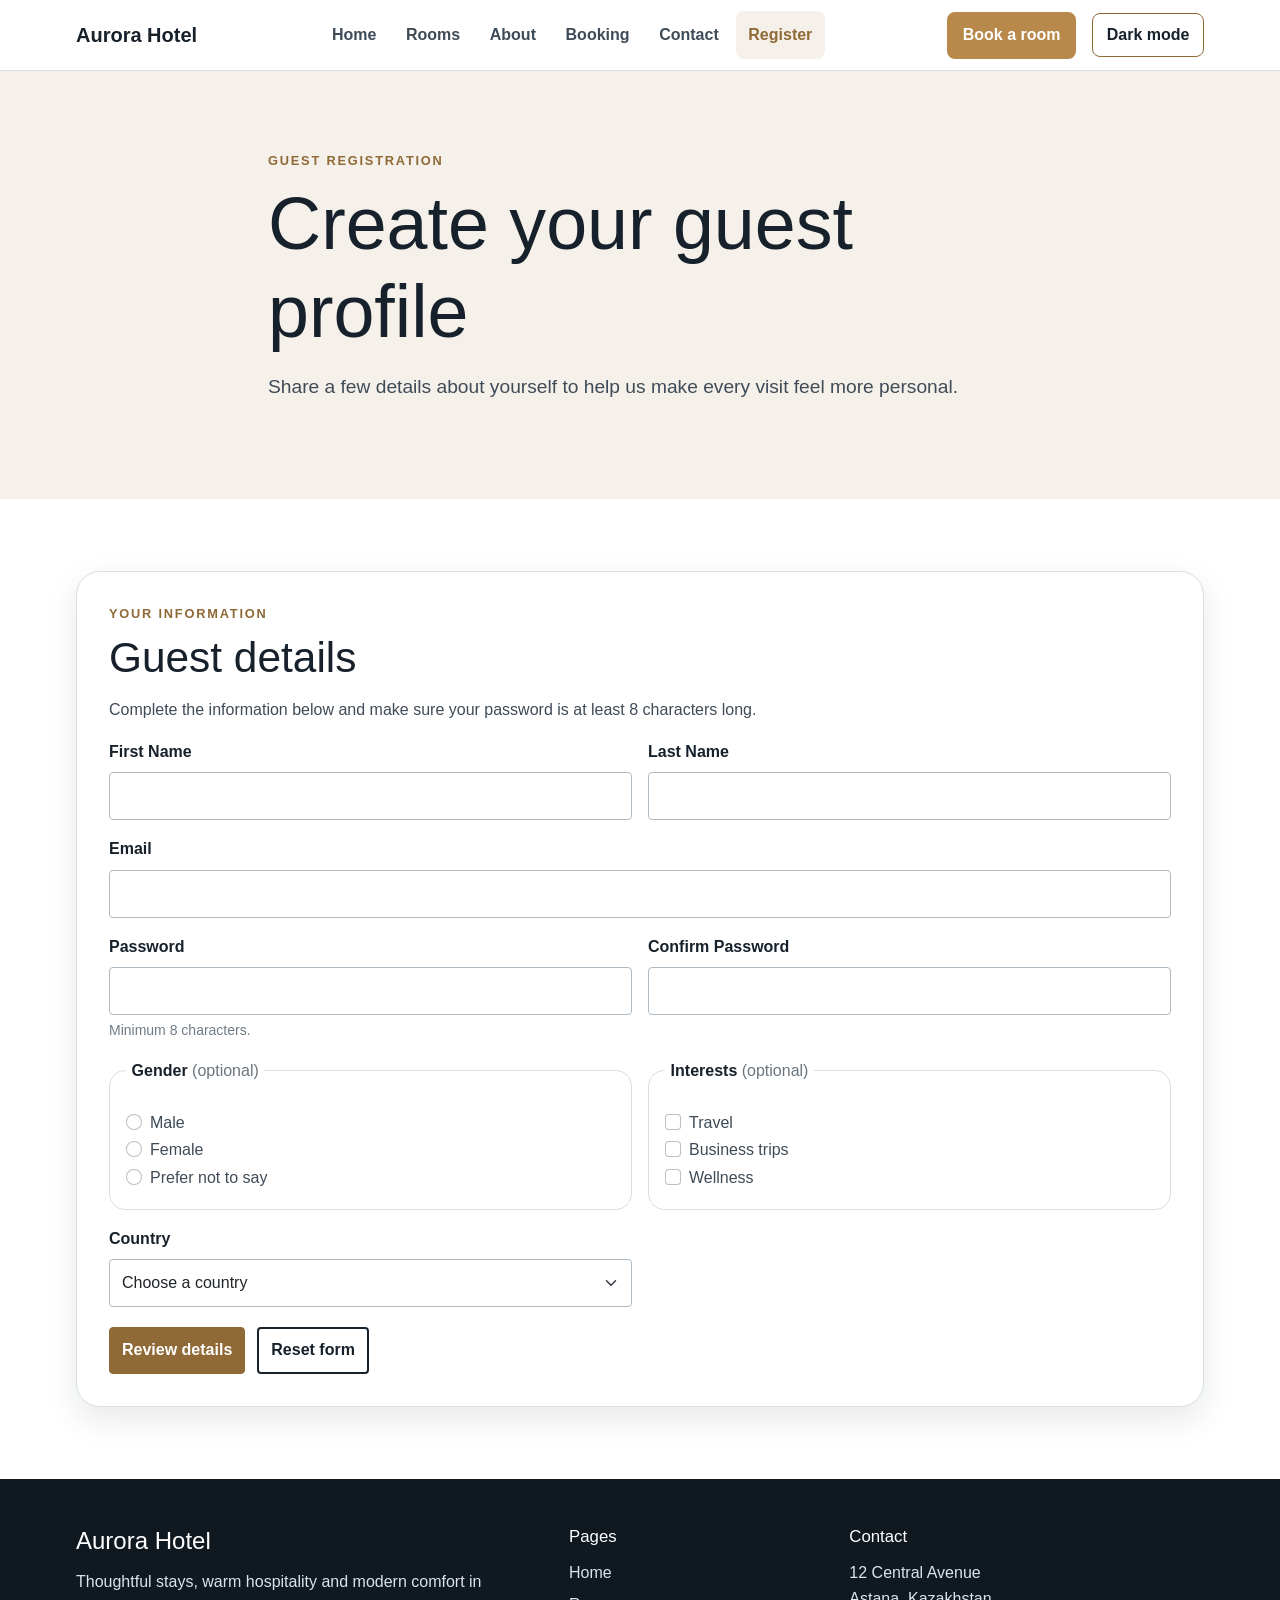
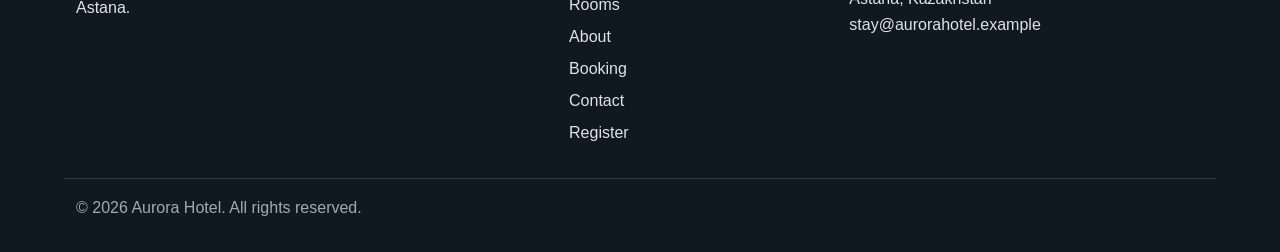
<file: register.html>
<!DOCTYPE html>
<html lang="en">
<head>
    <meta charset="UTF-8">
    <meta name="viewport" content="width=device-width, initial-scale=1.0">
    <meta name="description" content="Prepare your guest profile and personalize your stay at Aurora Hotel.">
    <title>Aurora Hotel | Guest Registration</title>
    <link rel="stylesheet" href="vendor/bootstrap/bootstrap.min.css">
        <link rel="stylesheet" href="css/style.css">
    <link rel="stylesheet" href="css/responsive.css">
    <link rel="stylesheet" href="css/forms.css">

<link rel="stylesheet" href="css/interactions.css">
<script src="js/script.js" defer></script>
</head>
<body>
<a class="skip-link" href="#main-content">Skip to main content</a>
<header class="site-header">
    <div class="container nav-wrapper">
        <a class="logo" href="index.html" aria-label="Aurora Hotel home">Aurora Hotel</a>
        <nav class="main-nav" aria-label="Main navigation">
            <ul class="nav-list">
                <li><a class="nav-link" href="index.html">Home</a></li>
                <li><a class="nav-link" href="rooms.html">Rooms</a></li>
                <li><a class="nav-link" href="about.html">About</a></li>
                <li><a class="nav-link" href="booking.html">Booking</a></li>
                <li><a class="nav-link" href="contact.html">Contact</a></li>
                <li><a class="nav-link" href="register.html" aria-current="page">Register</a></li>
            </ul>
        </nav>
        <a class="button button-small header-cta" href="booking.html">Book a room</a>
<button id="themeBtn" class="theme-switch" type="button" aria-pressed="false">Dark mode</button>
    </div>
</header>

<main id="main-content">
    <section class="page-hero">
        <div class="container page-hero-inner form-page-intro">
            <p class="eyebrow">Guest registration</p>
            <h1>Create your guest profile</h1>
            <p class="lead">Share a few details about yourself to help us make every visit feel more personal.</p>
        </div>
    </section>

    <section class="section" aria-labelledby="registration-title">
        <div class="container">
            <section class="form-shell">
                <p class="eyebrow">Your information</p>
                <h2 id="registration-title">Guest details</h2>
                <p id="registration-note">Complete the information below and make sure your password is at least 8 characters long.</p>

                <form id="registrationForm" class="needs-validation" data-success-target="registrationSuccess" novalidate>
                    <div class="row g-3">
                        <div class="col-md-6">
                            <label class="form-label" for="first-name">First Name</label>
                            <input class="form-control" id="first-name" name="firstName" type="text"
                                   minlength="2" autocomplete="given-name" required>
                            <div class="valid-feedback">First name looks good.</div>
                            <div class="invalid-feedback">Enter at least 2 characters.</div>
                        </div>

                        <div class="col-md-6">
                            <label class="form-label" for="last-name">Last Name</label>
                            <input class="form-control" id="last-name" name="lastName" type="text"
                                   minlength="2" autocomplete="family-name" required>
                            <div class="valid-feedback">Last name looks good.</div>
                            <div class="invalid-feedback">Enter at least 2 characters.</div>
                        </div>

                        <div class="col-12">
                            <label class="form-label" for="registration-email">Email</label>
                            <input class="form-control" id="registration-email" name="email" type="email"
                                   autocomplete="email" required>
                            <div class="valid-feedback">Email format is valid.</div>
                            <div class="invalid-feedback">Enter a valid email address.</div>
                        </div>

                        <div class="col-md-6">
                            <label class="form-label" for="password">Password</label>
                            <input class="form-control" id="password" name="password" type="password"
                                   minlength="8" autocomplete="new-password" required aria-describedby="password-help">
                            <div id="password-help" class="form-text">Minimum 8 characters.</div>
                            <div class="valid-feedback">Password length is valid.</div>
                            <div class="invalid-feedback">Password must be at least 8 characters.</div>
                        </div>

                        <div class="col-md-6">
                            <label class="form-label" for="confirm-password">Confirm Password</label>
                            <input class="form-control" id="confirm-password" name="confirmPassword" type="password"
                                   minlength="8" autocomplete="new-password" required>
                            <div class="valid-feedback">Passwords match.</div>
                            <div id="confirm-password-feedback" class="invalid-feedback">Please repeat the same password.</div>
                        </div>

                        <div class="col-lg-6">
                            <fieldset class="form-fieldset h-100">
                                <legend>Gender <span class="fw-normal text-secondary">(optional)</span></legend>
                                <div class="form-check">
                                    <input class="form-check-input" type="radio" name="gender" id="gender-male" value="male">
                                    <label class="form-check-label" for="gender-male">Male</label>
                                </div>
                                <div class="form-check">
                                    <input class="form-check-input" type="radio" name="gender" id="gender-female" value="female">
                                    <label class="form-check-label" for="gender-female">Female</label>
                                </div>
                                <div class="form-check">
                                    <input class="form-check-input" type="radio" name="gender" id="gender-private" value="prefer-not-to-say">
                                    <label class="form-check-label" for="gender-private">Prefer not to say</label>
                                </div>
                            </fieldset>
                        </div>

                        <div class="col-lg-6">
                            <fieldset class="form-fieldset h-100">
                                <legend>Interests <span class="fw-normal text-secondary">(optional)</span></legend>
                                <div class="form-check">
                                    <input class="form-check-input" type="checkbox" name="interests" id="interest-travel" value="travel">
                                    <label class="form-check-label" for="interest-travel">Travel</label>
                                </div>
                                <div class="form-check">
                                    <input class="form-check-input" type="checkbox" name="interests" id="interest-business" value="business-trips">
                                    <label class="form-check-label" for="interest-business">Business trips</label>
                                </div>
                                <div class="form-check">
                                    <input class="form-check-input" type="checkbox" name="interests" id="interest-wellness" value="wellness">
                                    <label class="form-check-label" for="interest-wellness">Wellness</label>
                                </div>
                            </fieldset>
                        </div>

                        <div class="col-md-6">
                            <label class="form-label" for="country">Country</label>
                            <select class="form-select" id="country" name="country" required>
                                <option value="" selected>Choose a country</option>
                                <option value="kazakhstan">Kazakhstan</option>
                                <option value="kyrgyzstan">Kyrgyzstan</option>
                                <option value="uzbekistan">Uzbekistan</option>
                                <option value="turkey">Turkey</option>
                                <option value="other">Other</option>
                            </select>
                            <div class="valid-feedback">Country selected.</div>
                            <div class="invalid-feedback">Please choose a country.</div>
                        </div>
                    </div>

                    <div class="form-actions-bootstrap">
                        <button class="btn btn-aurora" type="submit">Review details</button>
                        <button class="btn btn-aurora-outline" type="reset">Reset form</button>
                    </div>

                    <div id="registrationSuccess" class="alert alert-success form-success" role="status" tabindex="-1" hidden>
                        Your information looks good. Online account creation is not available yet; please contact reception if you need assistance.
                    </div>
                </form>
            </section>
        </div>
    </section>
</main>

<footer class="site-footer">
    <div class="container footer-grid">
        <section class="footer-about" aria-labelledby="footer-brand">
            <h2 id="footer-brand" class="footer-logo">Aurora Hotel</h2>
            <p>Thoughtful stays, warm hospitality and modern comfort in Astana.</p>
        </section>
        <nav class="footer-nav" aria-label="Footer navigation">
            <h2 class="footer-heading">Pages</h2>
            <ul class="footer-links">
                <li><a href="index.html">Home</a></li>
                <li><a href="rooms.html">Rooms</a></li>
                <li><a href="about.html">About</a></li>
                <li><a href="booking.html">Booking</a></li>
                <li><a href="contact.html">Contact</a></li>
                <li><a href="register.html">Register</a></li>
            </ul>
        </nav>
        <section aria-labelledby="footer-contact">
            <h2 id="footer-contact" class="footer-heading">Contact</h2>
            <address>12 Central Avenue<br>Astana, Kazakhstan<br><a href="mailto:stay@aurorahotel.example">stay@aurorahotel.example</a></address>
        </section>
    </div>
    <div class="container footer-bottom"><p>&copy; 2026 Aurora Hotel. All rights reserved.</p></div>
</footer>
<script src="js/forms.js"></script>
</body>
</html>
</file>
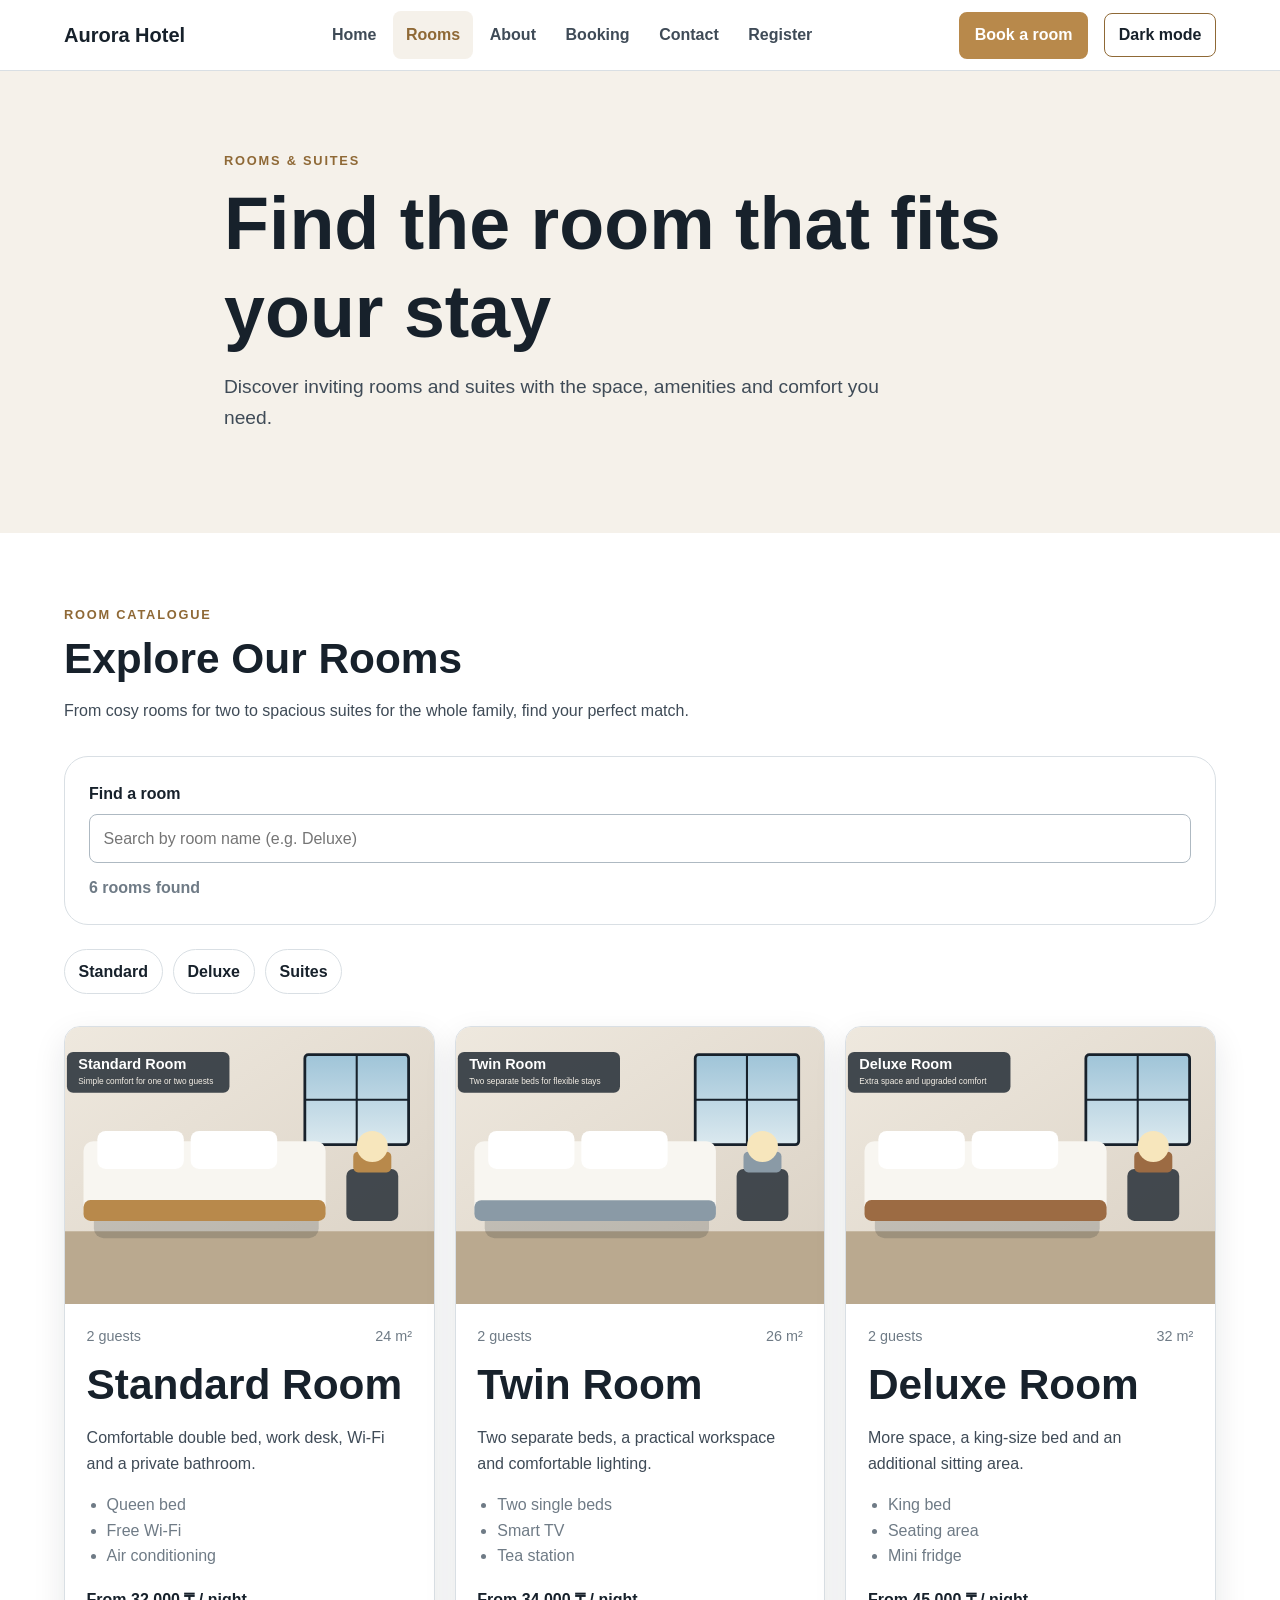
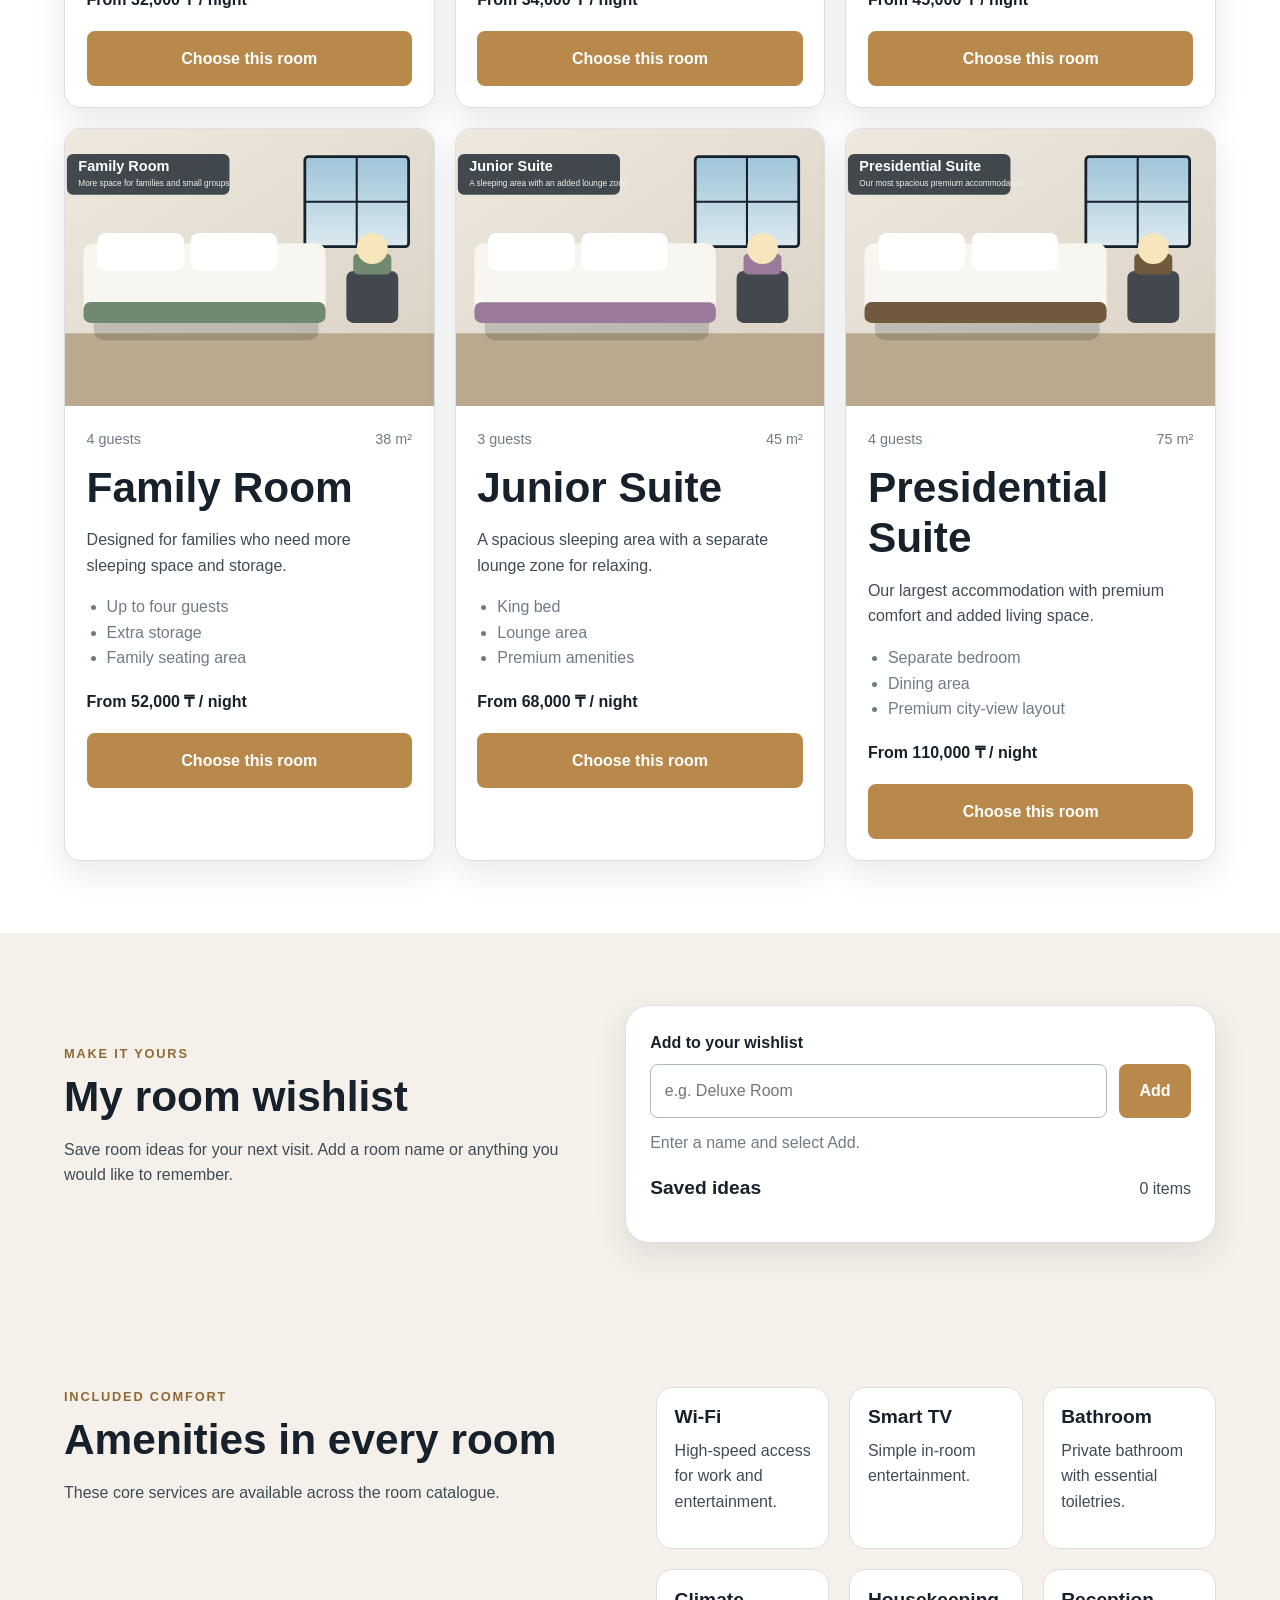
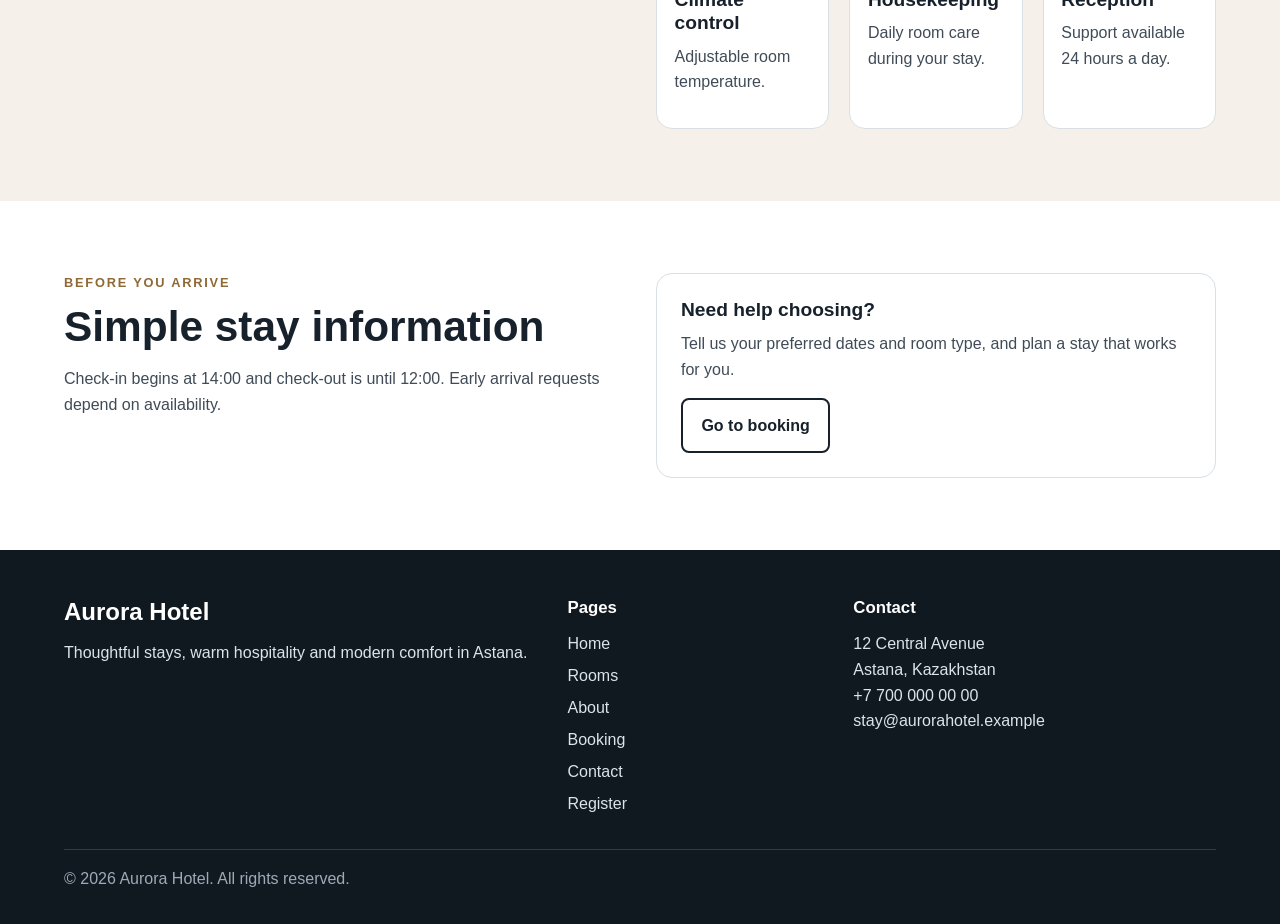
<file: rooms.html>
<!DOCTYPE html>

<html lang="en">
<head>
<meta charset="utf-8"/>
<meta content="width=device-width, initial-scale=1.0" name="viewport"/>
<meta content="Discover rooms and suites at Aurora Hotel, from relaxing city rooms to spacious suites." name="description"/>
<title>Aurora Hotel | Rooms &amp; Suites</title>
<link href="css/style.css" rel="stylesheet"/>
<link href="css/responsive.css" rel="stylesheet"/>

<link rel="stylesheet" href="css/interactions.css">
<script src="js/script.js" defer></script>
</head>
<body>
<a class="skip-link" href="#main-content">Skip to main content</a>
<header class="site-header">
<div class="container nav-wrapper">
<a aria-label="Aurora Hotel home" class="logo" href="index.html">Aurora Hotel</a>
<nav aria-label="Main navigation" class="main-nav">
<ul class="nav-list">
<li><a class="nav-link" href="index.html">Home</a></li><li><a aria-current="page" class="nav-link" href="rooms.html">Rooms</a></li><li><a class="nav-link" href="about.html">About</a></li><li><a class="nav-link" href="booking.html">Booking</a></li>
<li><a class="nav-link" href="contact.html">Contact</a></li><li><a class="nav-link" href="register.html">Register</a></li></ul>
</nav>
<a class="button button-small header-cta" href="booking.html">Book a room</a>
<button id="themeBtn" class="theme-switch" type="button" aria-pressed="false">Dark mode</button>
</div>
</header>
<main id="main-content">
<section class="page-hero">
<div class="container page-hero-inner">
<p class="eyebrow">Rooms &amp; Suites</p>
<h1>Find the room that fits your stay</h1>
<p class="lead">
                Discover inviting rooms and suites with the space, amenities and comfort you need.
            </p>
</div>
</section>
<section aria-labelledby="room-catalogue" class="section">
<div class="container">
<div class="section-heading">
<p class="eyebrow">Room catalogue</p>
<h2 id="room-catalogue">Explore Our Rooms</h2>
<p>From cosy rooms for two to spacious suites for the whole family, find your perfect match.</p>
</div>
<div class="room-search interaction-panel">
  <label class="interaction-label" for="roomSearch">Find a room</label>
  <input id="roomSearch" type="search" placeholder="Search by room name (e.g. Deluxe)" autocomplete="off">
  <div class="search-feedback" role="status" aria-live="polite">
    <span id="roomCount">6 rooms found</span>
    <span id="noResults" hidden>No results found</span>
  </div>
</div>
<nav aria-label="Room section links" class="chip-nav">
<a href="#standard-room">Standard</a>
<a href="#deluxe-room">Deluxe</a>
<a href="#junior-suite">Suites</a>
</nav>
<div class="rooms-grid">
<article class="room-card" id="standard-room">
<img alt="Illustration of a standard hotel room with a double bed" class="card-image" height="800" src="images/standard-room.svg" width="1200"/>
<div class="card-body">
<div class="room-meta"><span>2 guests</span><span>24 m²</span></div>
<h2 class="room-title">Standard Room</h2>
<p>Comfortable double bed, work desk, Wi-Fi and a private bathroom.</p>
<ul class="mini-list">
<li>Queen bed</li>
<li>Free Wi-Fi</li>
<li>Air conditioning</li>
</ul>
<p class="price">From 32,000 ₸ / night</p>
<a class="button button-full" href="booking.html">Choose this room</a>
</div>
</article>
<article class="room-card" id="twin-room">
<img alt="Illustration of a twin hotel room with two separate beds" class="card-image" height="800" src="images/twin-room.svg" width="1200"/>
<div class="card-body">
<div class="room-meta"><span>2 guests</span><span>26 m²</span></div>
<h2 class="room-title">Twin Room</h2>
<p>Two separate beds, a practical workspace and comfortable lighting.</p>
<ul class="mini-list">
<li>Two single beds</li>
<li>Smart TV</li>
<li>Tea station</li>
</ul>
<p class="price">From 34,000 ₸ / night</p>
<a class="button button-full" href="booking.html">Choose this room</a>
</div>
</article>
<article class="room-card" id="deluxe-room">
<img alt="Illustration of a deluxe hotel room with extra seating" class="card-image" height="800" src="images/deluxe-room.svg" width="1200"/>
<div class="card-body">
<div class="room-meta"><span>2 guests</span><span>32 m²</span></div>
<h2 class="room-title">Deluxe Room</h2>
<p>More space, a king-size bed and an additional sitting area.</p>
<ul class="mini-list">
<li>King bed</li>
<li>Seating area</li>
<li>Mini fridge</li>
</ul>
<p class="price">From 45,000 ₸ / night</p>
<a class="button button-full" href="booking.html">Choose this room</a>
</div>
</article>
<article class="room-card" id="family-room">
<img alt="Illustration of a family hotel room with additional space" class="card-image" height="800" src="images/family-room.svg" width="1200"/>
<div class="card-body">
<div class="room-meta"><span>4 guests</span><span>38 m²</span></div>
<h2 class="room-title">Family Room</h2>
<p>Designed for families who need more sleeping space and storage.</p>
<ul class="mini-list">
<li>Up to four guests</li>
<li>Extra storage</li>
<li>Family seating area</li>
</ul>
<p class="price">From 52,000 ₸ / night</p>
<a class="button button-full" href="booking.html">Choose this room</a>
</div>
</article>
<article class="room-card" id="junior-suite">
<img alt="Illustration of a junior suite with a lounge zone" class="card-image" height="800" src="images/junior-suite.svg" width="1200"/>
<div class="card-body">
<div class="room-meta"><span>3 guests</span><span>45 m²</span></div>
<h2 class="room-title">Junior Suite</h2>
<p>A spacious sleeping area with a separate lounge zone for relaxing.</p>
<ul class="mini-list">
<li>King bed</li>
<li>Lounge area</li>
<li>Premium amenities</li>
</ul>
<p class="price">From 68,000 ₸ / night</p>
<a class="button button-full" href="booking.html">Choose this room</a>
</div>
</article>
<article class="room-card" id="presidential-suite">
<img alt="Illustration of a large presidential hotel suite" class="card-image" height="800" src="images/presidential-suite.svg" width="1200"/>
<div class="card-body">
<div class="room-meta"><span>4 guests</span><span>75 m²</span></div>
<h2 class="room-title">Presidential Suite</h2>
<p>Our largest accommodation with premium comfort and added living space.</p>
<ul class="mini-list">
<li>Separate bedroom</li>
<li>Dining area</li>
<li>Premium city-view layout</li>
</ul>
<p class="price">From 110,000 ₸ / night</p>
<a class="button button-full" href="booking.html">Choose this room</a>
</div>
</article>
</div>
</div>
</section>
<section class="section section-alt" aria-labelledby="favourites-heading">
  <div class="container favourites-layout">
    <div>
      <p class="eyebrow">Make it yours</p>
      <h2 id="favourites-heading">My room wishlist</h2>
      <p>Save room ideas for your next visit. Add a room name or anything you would like to remember.</p>
    </div>
    <div class="interaction-panel">
      <form id="favouritesForm" novalidate>
        <label class="interaction-label" for="favouriteInput">Add to your wishlist</label>
        <div class="interaction-inline">
          <input id="favouriteInput" type="text" placeholder="e.g. Deluxe Room" autocomplete="off">
          <button class="button" type="submit">Add</button>
        </div>
        <p id="favouritesError" class="input-help" role="status" aria-live="polite">Enter a name and select Add.</p>
      </form>
      <div class="wishlist-header"><h3>Saved ideas</h3><span id="favouritesCount" role="status" aria-live="polite">0 items</span></div>
      <ul id="favouritesList" class="favourites-list"></ul>
    </div>
  </div>
</section>

<section aria-labelledby="room-amenities" class="section section-alt">
<div class="container amenities-layout">
<div>
<p class="eyebrow">Included comfort</p>
<h2 id="room-amenities">Amenities in every room</h2>
<p>These core services are available across the room catalogue.</p>
</div>
<div class="amenities-grid">
<article class="amenity"><h3>Wi-Fi</h3><p>High-speed access for work and entertainment.</p></article>
<article class="amenity"><h3>Smart TV</h3><p>Simple in-room entertainment.</p></article>
<article class="amenity"><h3>Bathroom</h3><p>Private bathroom with essential toiletries.</p></article>
<article class="amenity"><h3>Climate control</h3><p>Adjustable room temperature.</p></article>
<article class="amenity"><h3>Housekeeping</h3><p>Daily room care during your stay.</p></article>
<article class="amenity"><h3>Reception</h3><p>Support available 24 hours a day.</p></article>
</div>
</div>
</section>
<section aria-labelledby="room-policies" class="section">
<div class="container split-layout">
<div>
<p class="eyebrow">Before you arrive</p>
<h2 id="room-policies">Simple stay information</h2>
<p>Check-in begins at 14:00 and check-out is until 12:00. Early arrival requests depend on availability.</p>
</div>
<aside class="info-card">
<h3>Need help choosing?</h3>
<p>Tell us your preferred dates and room type, and plan a stay that works for you.</p>
<a class="button button-outline" href="booking.html">Go to booking</a>
</aside>
</div>
</section>
</main>
<footer class="site-footer">
<div class="container footer-grid">
<section aria-labelledby="footer-brand" class="footer-about">
<h2 class="footer-logo" id="footer-brand">Aurora Hotel</h2>
<p>Thoughtful stays, warm hospitality and modern comfort in Astana.</p>
</section>
<nav aria-label="Footer navigation" class="footer-nav">
<h2 class="footer-heading">Pages</h2>
<ul class="footer-links">
<li><a href="index.html">Home</a></li>
<li><a href="rooms.html">Rooms</a></li>
<li><a href="about.html">About</a></li>
<li><a href="booking.html">Booking</a></li>
<li><a href="contact.html">Contact</a></li><li><a href="register.html">Register</a></li></ul>
</nav>
<section aria-labelledby="footer-contact">
<h2 class="footer-heading" id="footer-contact">Contact</h2>
<address>
                12 Central Avenue<br/>
                Astana, Kazakhstan<br/>
<a href="tel:+77000000000">+7 700 000 00 00</a><br/>
<a href="mailto:stay@aurorahotel.example">stay@aurorahotel.example</a>
</address>
</section>
</div>
<div class="container footer-bottom">
<p>© 2026 Aurora Hotel. All rights reserved.</p>
</div>
</footer>
</body>
</html>
</file>
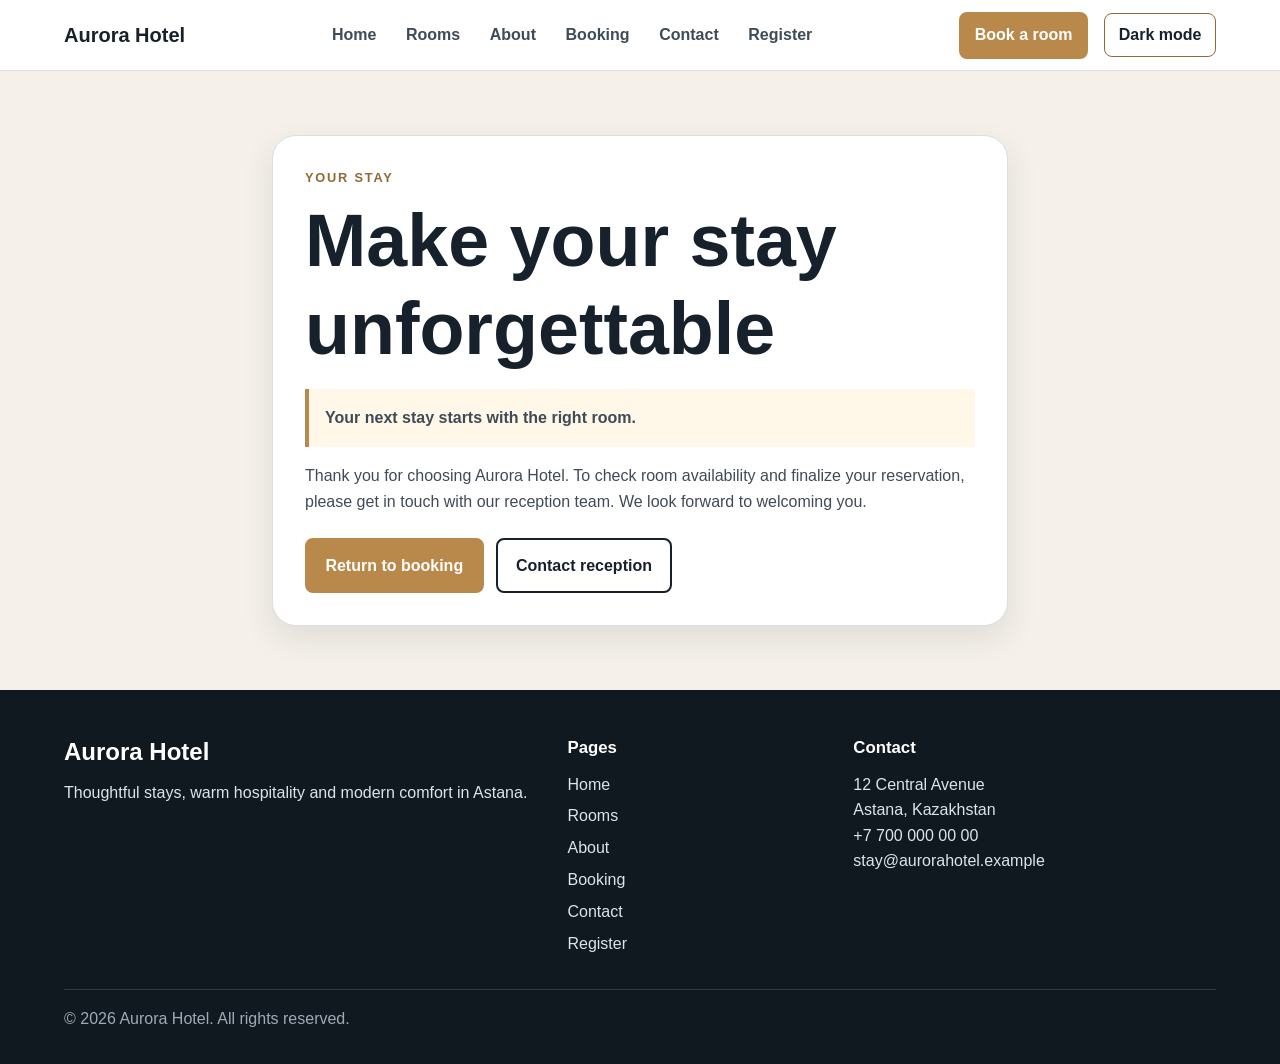
<file: stay-review.html>
<!DOCTYPE html>

<html lang="en">
<head>
<meta charset="utf-8"/>
<meta content="width=device-width, initial-scale=1.0" name="viewport"/>
<meta content="Find out how to confirm your preferred stay at Aurora Hotel." name="description"/>
<title>Aurora Hotel | Next Steps</title>
<link href="css/style.css" rel="stylesheet"/>
<link href="css/responsive.css" rel="stylesheet"/>

<link rel="stylesheet" href="css/interactions.css">
<script src="js/script.js" defer></script>
</head>
<body>
<a class="skip-link" href="#main-content">Skip to main content</a>
<header class="site-header">
<div class="container nav-wrapper">
<a aria-label="Aurora Hotel home" class="logo" href="index.html">Aurora Hotel</a>
<nav aria-label="Main navigation" class="main-nav">
<ul class="nav-list">
<li><a class="nav-link" href="index.html">Home</a></li><li><a class="nav-link" href="rooms.html">Rooms</a></li><li><a class="nav-link" href="about.html">About</a></li><li><a class="nav-link" href="booking.html">Booking</a></li>
<li><a class="nav-link" href="contact.html">Contact</a></li><li><a class="nav-link" href="register.html">Register</a></li></ul>
</nav>
<a class="button button-small header-cta" href="booking.html">Book a room</a>
<button id="themeBtn" class="theme-switch" type="button" aria-pressed="false">Dark mode</button>
</div>
</header>
<main id="main-content">
<section class="result-section">
<div class="container result-card">
<p class="eyebrow">Your stay</p>
<h1>Make your stay unforgettable</h1>
<p class="result-message">
<strong>Your next stay starts with the right room.</strong>
</p>
<p>
                Thank you for choosing Aurora Hotel. To check room availability and finalize your reservation,
                please get in touch with our reception team. We look forward to welcoming you.
            </p>
<div class="action-row">
<a class="button" href="booking.html">Return to booking</a>
<a class="button button-outline" href="contact.html">Contact reception</a>
</div>
</div>
</section>
</main>
<footer class="site-footer">
<div class="container footer-grid">
<section aria-labelledby="footer-brand" class="footer-about">
<h2 class="footer-logo" id="footer-brand">Aurora Hotel</h2>
<p>Thoughtful stays, warm hospitality and modern comfort in Astana.</p>
</section>
<nav aria-label="Footer navigation" class="footer-nav">
<h2 class="footer-heading">Pages</h2>
<ul class="footer-links">
<li><a href="index.html">Home</a></li>
<li><a href="rooms.html">Rooms</a></li>
<li><a href="about.html">About</a></li>
<li><a href="booking.html">Booking</a></li>
<li><a href="contact.html">Contact</a></li><li><a href="register.html">Register</a></li></ul>
</nav>
<section aria-labelledby="footer-contact">
<h2 class="footer-heading" id="footer-contact">Contact</h2>
<address>
                12 Central Avenue<br/>
                Astana, Kazakhstan<br/>
<a href="tel:+77000000000">+7 700 000 00 00</a><br/>
<a href="mailto:stay@aurorahotel.example">stay@aurorahotel.example</a>
</address>
</section>
</div>
<div class="container footer-bottom">
<p>© 2026 Aurora Hotel. All rights reserved.</p>
</div>
</footer>
</body>
</html>
</file>
<file: css/style.css>
/* =========================================================
   AURORA HOTEL — SITE STYLES
   BASE STYLES ARE MOBILE-FIRST.
   Wider layouts are added in css/responsive.css.
========================================================= */

/* 1. RESET AND DESIGN SYSTEM */
*,
*::before,
*::after {
    box-sizing: border-box;
}

:root {
    --primary: #b8894b;
    --primary-dark: #8f6936;
    --dark: #17212b;
    --text: #3f4b57;
    --muted: #6f7b86;
    --surface: #ffffff;
    --surface-alt: #f5f1ea;
    --border: #d9dfe4;
    --focus: #1769aa;
    --shadow: 0 0.75rem 2rem rgba(23, 33, 43, 0.10);

    --radius-sm: 0.5rem;
    --radius-md: 1rem;
    --radius-lg: 1.5rem;

    --space-1: 0.5rem;
    --space-2: 1rem;
    --space-3: 1.5rem;
    --space-4: 2rem;
    --space-5: 3rem;
    --space-6: 4.5rem;

    --container: 72rem;
}

html {
    scroll-behavior: smooth;
}

body {
    margin: 0;
    font-family: Arial, Helvetica, sans-serif;
    font-size: 1rem;
    line-height: 1.6;
    color: var(--text);
    background: var(--surface);
}

img {
    display: block;
    max-width: 100%;
    height: auto;
}

button,
input,
select,
textarea {
    font: inherit;
}

button {
    cursor: pointer;
}

a {
    color: inherit;
}

p {
    margin-top: 0;
}

ul,
ol {
    padding-left: 1.25rem;
}

h1,
h2,
h3 {
    margin-top: 0;
    color: var(--dark);
    line-height: 1.2;
    overflow-wrap: anywhere;
}

h1 {
    margin-bottom: 1rem;
    font-size: clamp(2.25rem, 8vw, 4.6rem);
}

h2 {
    margin-bottom: 0.85rem;
    font-size: clamp(1.65rem, 5vw, 2.65rem);
}

h3 {
    margin-bottom: 0.6rem;
    font-size: 1.2rem;
}

code {
    padding: 0.1rem 0.3rem;
    border-radius: 0.25rem;
    background: #eceff2;
    color: var(--dark);
}

address {
    font-style: normal;
    overflow-wrap: anywhere;
}

[id] {
    scroll-margin-top: 8rem;
}

.container {
    width: 92%;
    max-width: var(--container);
    margin-inline: auto;
}

.section {
    padding-block: 3.5rem;
}

.section-alt {
    background: var(--surface-alt);
}

.section-heading {
    max-width: 44rem;
    margin-bottom: var(--space-4);
}

.eyebrow {
    margin-bottom: 0.5rem;
    color: var(--primary-dark);
    font-size: 0.8rem;
    font-weight: 800;
    letter-spacing: 0.14em;
    text-transform: uppercase;
}

.eyebrow-light {
    color: #f5dfbd;
}

.lead {
    max-width: 44rem;
    font-size: clamp(1.05rem, 2.5vw, 1.2rem);
}

.skip-link {
    position: absolute;
    top: 0.5rem;
    left: 0.5rem;
    z-index: 100;
    transform: translateY(-180%);
    padding: 0.75rem 1rem;
    border-radius: var(--radius-sm);
    background: var(--dark);
    color: #fff;
    font-weight: 700;
}

.skip-link:focus {
    transform: translateY(0);
}

/* 2. BUTTONS, LINKS AND FOCUS */
.button {
    display: inline-flex;
    align-items: center;
    justify-content: center;
    min-height: 2.9rem;
    padding: 0.78rem 1.15rem;
    border: 0.125rem solid var(--primary);
    border-radius: var(--radius-sm);
    background: var(--primary);
    color: #fff;
    font-weight: 800;
    text-align: center;
    text-decoration: none;
    transition: background-color 0.2s ease, border-color 0.2s ease, transform 0.2s ease;
}

.button:hover {
    border-color: var(--primary-dark);
    background: var(--primary-dark);
    transform: translateY(-0.125rem);
}

.button-small {
    min-height: 2.5rem;
    padding: 0.55rem 0.85rem;
}

.button-full {
    width: 100%;
}

.button-ghost {
    border-color: rgba(255, 255, 255, 0.78);
    background: transparent;
    color: #fff;
}

.button-ghost:hover {
    border-color: #fff;
    background: #fff;
    color: var(--dark);
}

.button-outline {
    border-color: var(--dark);
    background: transparent;
    color: var(--dark);
}

.button-outline:hover {
    border-color: var(--dark);
    background: var(--dark);
    color: #fff;
}

.text-link {
    color: var(--primary-dark);
    font-weight: 800;
    text-decoration-thickness: 0.1rem;
    text-underline-offset: 0.2rem;
}

a:focus-visible,
button:focus-visible,
input:focus-visible,
select:focus-visible,
textarea:focus-visible,
summary:focus-visible {
    outline: 0.2rem solid var(--focus);
    outline-offset: 0.2rem;
}

/* 3. HEADER AND NAVIGATION — FLEXBOX USE #1 */
.site-header {
    position: sticky;
    top: 0;
    z-index: 50;
    border-bottom: 0.0625rem solid var(--border);
    background: rgba(255, 255, 255, 0.97);
}

.nav-wrapper {
    display: flex;
    flex-direction: column;
    align-items: stretch;
    gap: 0.75rem;
    padding-block: 0.8rem;
}

.logo {
    align-self: flex-start;
    color: var(--dark);
    font-size: 1.25rem;
    font-weight: 900;
    text-decoration: none;
}

.main-nav {
    min-width: 0;
}

.nav-list {
    display: flex;
    flex-direction: column;
    gap: 0.25rem;
    margin: 0;
    padding: 0;
    list-style: none;
}

.nav-link {
    display: block;
    padding: 0.7rem 0.8rem;
    border-radius: var(--radius-sm);
    color: var(--text);
    font-weight: 700;
    text-decoration: none;
}

.nav-link:hover,
.nav-link[aria-current="page"] {
    background: var(--surface-alt);
    color: var(--primary-dark);
}

.header-cta {
    align-self: stretch;
}

/* 4. HOME HERO — FLEXBOX USE #2 */
.hero {
    padding-block: 4.5rem;
    background:
        linear-gradient(rgba(17, 29, 40, 0.78), rgba(17, 29, 40, 0.78)),
        url("../images/hotel-exterior.svg") center / cover no-repeat;
    color: #fff;
}

.hero-layout {
    display: flex;
    flex-direction: column;
    gap: 2rem;
}

.hero-layout > * {
    min-width: 0;
}

.hero h1,
.hero h2 {
    color: #fff;
}

.hero-copy {
    max-width: 46rem;
}

.hero-panel {
    padding: 1.5rem;
    border: 0.0625rem solid rgba(255, 255, 255, 0.28);
    border-radius: var(--radius-lg);
    background: rgba(255, 255, 255, 0.11);
}

.check-list {
    margin-bottom: 0;
}

.action-row {
    display: flex;
    flex-direction: column;
    gap: 0.75rem;
    margin-top: 1.5rem;
}

.feature-flex {
    display: flex;
    flex-direction: column;
    gap: 1rem;
}

.feature-card,
.info-card {
    min-width: 0;
    padding: 1.5rem;
    border: 0.0625rem solid var(--border);
    border-radius: var(--radius-md);
    background: var(--surface);
}

.feature-number {
    display: inline-grid;
    place-items: center;
    width: 3rem;
    height: 3rem;
    margin-bottom: 1rem;
    border-radius: 50%;
    background: var(--surface-alt);
    color: var(--primary-dark);
    font-weight: 900;
}

/* 5. SHARED GRID/CARD STYLES */
.card-grid,
.rooms-grid,
.amenities-grid,
.values-grid,
.stats-grid,
.faq-grid {
    display: grid;
    grid-template-columns: minmax(0, 1fr);
    gap: 1.25rem;
}

.room-card {
    min-width: 0;
    overflow: hidden;
    border: 0.0625rem solid var(--border);
    border-radius: var(--radius-md);
    background: var(--surface);
    box-shadow: var(--shadow);
}

.card-image {
    width: 100%;
    aspect-ratio: 4 / 3;
    object-fit: cover;
}

.card-body {
    padding: 1.35rem;
}

.card-kicker {
    margin-bottom: 0.35rem;
    color: var(--muted);
    font-size: 0.9rem;
    font-weight: 700;
}

.room-meta {
    display: flex;
    flex-wrap: wrap;
    justify-content: space-between;
    gap: 0.5rem 1rem;
    margin-bottom: 0.75rem;
    color: var(--muted);
    font-size: 0.9rem;
}

.mini-list {
    color: var(--muted);
}

.price {
    margin-block: 1.15rem;
    color: var(--dark);
    font-weight: 900;
}

/* 6. HOME SUPPORTING SECTIONS */
.split-layout,
.story-layout,
.amenities-layout,
.facilities-layout,
.booking-layout,
.contact-grid {
    display: grid;
    grid-template-columns: minmax(0, 1fr);
    gap: 2rem;
}

.testimonial {
    margin: 0;
    padding: 1.5rem;
    border-left: 0.3rem solid var(--primary);
    border-radius: var(--radius-md);
    background: var(--surface-alt);
    color: var(--dark);
    font-size: 1.08rem;
}

.testimonial footer {
    margin-top: 1rem;
    color: var(--muted);
    font-size: 0.92rem;
}

.cta-section {
    padding-block: 3rem;
    background: var(--dark);
    color: #fff;
}

.cta-section h2 {
    margin-bottom: 0;
    color: #fff;
}

.cta-flex {
    display: flex;
    flex-direction: column;
    gap: 1.25rem;
}

/* 7. PAGE HERO */
.page-hero {
    padding-block: 3.5rem;
    background: var(--surface-alt);
}

.page-hero-inner {
    max-width: 52rem;
}

/* 8. ROOMS PAGE */
.chip-nav {
    display: flex;
    flex-wrap: wrap;
    gap: 0.65rem;
    margin-bottom: 2rem;
}

.chip-nav a {
    padding: 0.55rem 0.85rem;
    border: 0.0625rem solid var(--border);
    border-radius: 999px;
    background: var(--surface);
    color: var(--dark);
    font-weight: 700;
    text-decoration: none;
}

.chip-nav a:hover {
    border-color: var(--primary);
    color: var(--primary-dark);
}

.amenity {
    min-width: 0;
    padding: 1.1rem;
    border: 0.0625rem solid var(--border);
    border-radius: var(--radius-md);
    background: var(--surface);
}

/* 9. ABOUT PAGE */
.story-figure,
.facility-feature {
    margin: 0;
}

.story-figure img,
.facility-feature img {
    width: 100%;
    border-radius: var(--radius-lg);
}

.story-figure figcaption {
    margin-top: 0.75rem;
    color: var(--muted);
    font-size: 0.9rem;
}

.value-card,
.facility-card {
    min-width: 0;
    padding: 1.4rem;
    border: 0.0625rem solid var(--border);
    border-radius: var(--radius-md);
    background: var(--surface);
}

.stat {
    min-width: 0;
    padding: 1.25rem;
    border-left: 0.3rem solid var(--primary);
    background: var(--surface-alt);
}

.stat strong,
.stat span {
    display: block;
}

.stat strong {
    margin-bottom: 0.3rem;
    color: var(--dark);
    font-size: 1.9rem;
}

.facility-feature {
    overflow: hidden;
    border-radius: var(--radius-lg);
    background: var(--dark);
    color: #fff;
}

.facility-feature img {
    border-radius: 0;
}

.facility-feature figcaption {
    padding: 1.4rem;
}

.facility-feature h2 {
    color: #fff;
}

.facility-stack {
    display: grid;
    gap: 1rem;
}

.timeline-list {
    display: grid;
    gap: 1rem;
    margin: 0;
    padding-left: 1.4rem;
}

.timeline-list li {
    padding-left: 0.35rem;
}

/* 10. BOOKING PAGE */
.form-panel,
.booking-info,
.contact-card {
    min-width: 0;
    padding: 1.35rem;
    border: 0.0625rem solid var(--border);
    border-radius: var(--radius-lg);
    background: var(--surface);
}

.booking-info {
    background: var(--surface-alt);
}

.booking-guidance {
    padding: 1rem;
    border-left: 0.3rem solid var(--primary);
    border-radius: var(--radius-sm);
    background: #fff7e8;
    color: #4b3b25;
}

.form-grid {
    display: grid;
    grid-template-columns: minmax(0, 1fr);
    gap: 1rem;
}

.form-group {
    min-width: 0;
    margin-bottom: 1rem;
}

.form-group label {
    display: block;
    margin-bottom: 0.4rem;
    color: var(--dark);
    font-weight: 800;
}

.form-group input,
.form-group select,
.form-group textarea {
    width: 100%;
    max-width: 100%;
    min-height: 2.9rem;
    padding: 0.75rem 0.85rem;
    border: 0.0625rem solid #aeb9c2;
    border-radius: var(--radius-sm);
    background: #fff;
    color: var(--dark);
}

.form-group textarea {
    min-height: 7rem;
    resize: vertical;
}

.form-actions {
    display: flex;
    flex-direction: column;
    gap: 0.75rem;
}

.info-block + .info-block {
    margin-top: 1.25rem;
    padding-top: 1.25rem;
    border-top: 0.0625rem solid var(--border);
}

.contact-card a {
    overflow-wrap: anywhere;
}

details {
    min-width: 0;
    padding: 1.1rem 1.2rem;
    border: 0.0625rem solid var(--border);
    border-radius: var(--radius-sm);
    background: var(--surface);
}

summary {
    color: var(--dark);
    font-weight: 800;
    cursor: pointer;
}

details p {
    margin: 0.9rem 0 0;
}

/* 11. STAY INFORMATION PAGE */
.result-section {
    padding-block: 4rem;
    background: var(--surface-alt);
}

.result-card {
    max-width: 46rem;
    padding: 1.5rem;
    border: 0.0625rem solid var(--border);
    border-radius: var(--radius-lg);
    background: #fff;
    box-shadow: var(--shadow);
}

.result-message {
    padding: 1rem;
    border-left: 0.3rem solid var(--primary);
    background: #fff7e8;
}

/* 12. FOOTER */
.site-footer {
    padding-top: 3rem;
    background: #101820;
    color: #dce4ea;
}

.footer-grid {
    display: grid;
    grid-template-columns: minmax(0, 1fr);
    gap: 2rem;
}

.footer-logo,
.footer-heading {
    color: #fff;
}

.footer-logo {
    font-size: 1.5rem;
}

.footer-heading {
    font-size: 1.05rem;
}

.footer-nav {
    display: block;
}

.footer-links {
    margin: 0;
    padding: 0;
    list-style: none;
}

.footer-links li + li {
    margin-top: 0.4rem;
}

.footer-links a,
.site-footer address a {
    color: #dce4ea;
    text-decoration: none;
}

.footer-links a:hover,
.site-footer address a:hover {
    color: #f0c88c;
    text-decoration: underline;
}

.footer-bottom {
    margin-top: 2rem;
    padding-block: 1rem;
    border-top: 0.0625rem solid rgba(255, 255, 255, 0.14);
    color: #9eabb6;
}
</file>
<file: css/responsive.css>
/* =========================================================
   RESPONSIVE.CSS
   Base rules in style.css are mobile-first.
   These min-width breakpoints add wider layouts.
========================================================= */

/* BREAKPOINT 1: TABLET / SMALL LAPTOP
   48rem ≈ 768px */
@media (min-width: 48rem) {
    .section {
        padding-block: 4.5rem;
    }

    /* Header becomes a horizontal flex layout. */
    .nav-wrapper {
        flex-direction: row;
        align-items: center;
        justify-content: space-between;
        gap: 1rem;
        padding-block: 0.7rem;
    }

    .logo {
        align-self: auto;
        flex: 0 0 auto;
    }

    .main-nav {
        flex: 1 1 auto;
    }

    .nav-list {
        flex-direction: row;
        flex-wrap: wrap;
        justify-content: center;
        gap: 0.25rem;
    }

    .header-cta {
        align-self: auto;
        flex: 0 0 auto;
    }

    /* Hero changes from stacked to side-by-side. */
    .hero-layout {
        flex-direction: row;
        align-items: center;
    }

    .hero-copy {
        flex: 1 1 60%;
    }

    .hero-panel {
        flex: 1 1 40%;
    }

    .action-row,
    .form-actions {
        flex-direction: row;
        flex-wrap: wrap;
        align-items: center;
    }

    .feature-flex {
        flex-direction: row;
        flex-wrap: wrap;
    }

    .feature-card {
        flex: 1 1 calc(50% - 0.5rem);
    }

    /* Two-column layouts. */
    .card-grid,
    .rooms-grid,
    .amenities-grid,
    .values-grid,
    .faq-grid {
        grid-template-columns: repeat(2, minmax(0, 1fr));
    }

    .stats-grid {
        grid-template-columns: repeat(2, minmax(0, 1fr));
    }

    .split-layout,
    .story-layout,
    .amenities-layout,
    .contact-grid {
        grid-template-columns: repeat(2, minmax(0, 1fr));
        align-items: start;
    }

    .story-layout {
        align-items: center;
    }

    .facilities-layout {
        grid-template-columns: 1.2fr 0.8fr;
        align-items: stretch;
    }

    .booking-layout {
        grid-template-columns: minmax(0, 1.35fr) minmax(16rem, 0.65fr);
        align-items: start;
    }

    .form-grid {
        grid-template-columns: repeat(2, minmax(0, 1fr));
    }

    .cta-flex {
        flex-direction: row;
        align-items: center;
        justify-content: space-between;
    }

    .footer-grid {
        grid-template-columns: 1.3fr 0.7fr 1fr;
    }

    .result-card {
        padding: 2rem;
    }
}

/* BREAKPOINT 2: DESKTOP
   64rem ≈ 1024px */
@media (min-width: 64rem) {
    .hero {
        padding-block: 6rem;
    }

    .page-hero {
        padding-block: 5rem;
    }

    .feature-card {
        flex: 1 1 0;
    }

    /* Three-column room layout. */
    .rooms-grid,
    .card-grid-three,
    .amenities-grid {
        grid-template-columns: repeat(3, minmax(0, 1fr));
    }

    .values-grid,
    .stats-grid {
        grid-template-columns: repeat(4, minmax(0, 1fr));
    }

    .booking-info {
        position: sticky;
        top: 6.5rem;
    }

    .facility-stack {
        align-content: stretch;
    }

    .facility-card {
        display: grid;
        align-content: center;
    }
}

/* BREAKPOINT 3: WIDE DESKTOP
   90rem ≈ 1440px */
@media (min-width: 90rem) {
    .section {
        padding-block: 5rem;
    }

    .hero-copy {
        flex-basis: 64%;
    }

    .hero-panel {
        flex-basis: 36%;
    }
}
</file>
<file: css/interactions.css>
/* Aurora Hotel: interactions and dark theme, building on the existing design. */
[hidden] { display: none !important; }

/* Shared theme control: sits beside the existing header CTA. */
.theme-switch {
  min-height: 2.5rem;
  padding: .5rem .85rem;
  border: 1px solid var(--primary-dark);
  border-radius: var(--radius-sm);
  background: var(--surface);
  color: var(--dark);
  font-weight: 700;
}
.theme-switch:hover { background: var(--surface-alt); }
.theme-switch:focus-visible { outline: .2rem solid var(--focus); outline-offset: .2rem; }

/* Page sections and controls use the existing Aurora palette. */
.welcome-layout, .favourites-layout { display: grid; gap: 1.5rem; align-items: center; }
.interaction-panel {
  padding: 1.5rem;
  border: 1px solid var(--border);
  border-radius: var(--radius-lg);
  background: var(--surface);
  box-shadow: var(--shadow);
}
.interaction-label { display: block; margin-bottom: .5rem; color: var(--dark); font-weight: 800; }
.interaction-inline { display: flex; flex-wrap: wrap; gap: .75rem; }
.interaction-inline input { flex: 1 1 13rem; min-width: 0; }
.interaction-panel input {
  max-width: 100%;
  min-height: 2.9rem;
  padding: .65rem .85rem;
  border: 1px solid #aeb9c2;
  border-radius: var(--radius-sm);
  background: var(--surface);
  color: var(--dark);
}
.interaction-panel input:focus-visible { outline: .2rem solid var(--focus); outline-offset: .1rem; }
.interaction-message, .search-feedback, .input-help { margin: .75rem 0 0; color: var(--muted); }
.room-search { margin: 0 0 1.5rem; box-shadow: none; }
.room-search input { width: 100%; }
.search-feedback { display: flex; flex-wrap: wrap; gap: 1rem; font-weight: 700; }
#noResults { color: #b04432; }
.wishlist-header { display: flex; justify-content: space-between; align-items: baseline; gap: 1rem; margin-top: 1.25rem; }
.wishlist-header h3 { margin: 0; }
.favourites-list { display: grid; gap: .6rem; padding: 0; margin: 1rem 0 0; list-style: none; }
.favourites-list li { display: flex; justify-content: space-between; align-items: center; gap: .5rem; padding: .65rem .85rem; border: 1px solid var(--border); border-radius: var(--radius-sm); overflow-wrap: anywhere; }
.remove-btn { flex: 0 0 auto; padding: .35rem .6rem; border: 1px solid var(--border); border-radius: var(--radius-sm); background: var(--surface-alt); color: var(--dark); }
.remove-btn:hover { border-color: var(--primary); }

/* Accessible FAQ accordion uses buttons, not native details. */
.faq-item { min-width: 0; border: 1px solid var(--border); border-radius: var(--radius-sm); background: var(--surface); }
.faq-question { width: 100%; display: flex; align-items: center; justify-content: space-between; gap: .75rem; border: 0; border-radius: inherit; padding: 1.1rem 1.2rem; background: transparent; color: var(--dark); font-weight: 800; text-align: left; }
.faq-question:hover { color: var(--primary-dark); }
.faq-answer { padding: 0 1.2rem 1.2rem; margin: 0; color: var(--text); }
.faq-chevron { font-size: 1.4rem; line-height: 1; }

/* Dark mode — keep the original layout, change only the palette. */
body.dark-theme {
  --dark: #eaf0f7;
  --text: #d5deea;
  --muted: #b3c0ce;
  --surface: #1b2633;
  --surface-alt: #283747;
  --border: #495b6e;
  --primary-dark: #dfb47a;
  --shadow: 0 .75rem 2rem rgba(0,0,0,.25);
  color: var(--text);
  background: var(--surface);
}
body.dark-theme .site-header { background: #1b2633; }
body.dark-theme .nav-link:hover, body.dark-theme .nav-link[aria-current="page"] { color: var(--primary-dark); }
body.dark-theme .hero { background: linear-gradient(rgba(8,17,25,.85),rgba(8,17,25,.85)),url("../images/hotel-exterior.svg") center/cover no-repeat; }
body.dark-theme .hero h1, body.dark-theme .hero h2 { color: #fff; }
body.dark-theme .hero-panel, body.dark-theme .hero-panel * { color: #fff; }
body.dark-theme .site-footer { background: #101820; }
body.dark-theme .site-footer a, body.dark-theme .site-footer, body.dark-theme .site-footer h2, body.dark-theme .site-footer h3 { color: #ecf2f6; }
body.dark-theme .cta-section, body.dark-theme .facility-feature { background: #101820; color: #fff; }
body.dark-theme .cta-section h2, body.dark-theme .facility-feature h2 { color: #fff; }
body.dark-theme .result-card, body.dark-theme .form-shell { background: var(--surface); color: var(--text); }
body.dark-theme .booking-guidance, body.dark-theme .result-message { background: #39402d; color: #f1e5c9; }
body.dark-theme .form-group input, body.dark-theme .form-group textarea, body.dark-theme .form-group select,
body.dark-theme .form-shell .form-control, body.dark-theme .form-shell .form-select {
  background: #243344; color: #f1f5fa; border-color: #607287;
}
body.dark-theme .form-shell .form-control::placeholder, body.dark-theme .form-group input::placeholder { color: #bbc6d1; }
body.dark-theme .form-shell .form-check-label, body.dark-theme .form-shell .form-text { color: var(--text); }
body.dark-theme .form-shell .form-fieldset { border-color: var(--border); }
body.dark-theme .btn-aurora-outline { border-color: var(--primary-dark); color: var(--dark); }
body.dark-theme .btn-aurora-outline:hover { background: #34495e; color: #fff; }
body.dark-theme .button-outline { border-color: var(--primary-dark); color: var(--dark); }
body.dark-theme .button-outline:hover { background: #34495e; color: #fff; }
body.dark-theme .testimonial { color: var(--text); }
body.dark-theme code { background: #34495e; color: var(--dark); }
body.dark-theme #noResults { color: #ffab99; }
@media (min-width: 48rem) { .welcome-layout, .favourites-layout { grid-template-columns: minmax(0, 1fr) minmax(0, 1.1fr); } }

/* On very small screens, the tall stacked navigation should not cover content when scrolling. */
@media (max-width: 47.99rem) { .site-header { position: static; } }
</file>
<file: css/forms.css>
.form-page-intro {
    max-width: 48rem;
}

.form-shell {
    min-width: 0;
    padding: 1.25rem;
    border: 0.0625rem solid var(--border);
    border-radius: var(--radius-lg);
    background: #ffffff;
    box-shadow: var(--shadow);
}

.form-shell .form-label,
.form-shell legend {
    color: var(--dark);
    font-weight: 800;
}

.form-shell .form-control,
.form-shell .form-select {
    min-height: 3rem;
    border-color: #aeb9c2;
}

.form-shell textarea.form-control {
    min-height: 8rem;
    resize: vertical;
}

.form-shell .form-control:focus,
.form-shell .form-select:focus,
.form-shell .form-check-input:focus {
    border-color: var(--focus);
    box-shadow: 0 0 0 0.2rem rgba(23, 105, 170, 0.18);
}

.form-shell .form-text {
    color: var(--muted);
}

.form-shell .valid-feedback,
.form-shell .invalid-feedback {
    font-weight: 700;
}

.form-shell .form-check-input:checked {
    border-color: var(--primary-dark);
    background-color: var(--primary-dark);
}

.form-fieldset {
    margin: 0;
    padding: 1rem;
    border: 0.0625rem solid var(--border);
    border-radius: var(--radius-md);
}

.form-fieldset legend {
    float: none;
    width: auto;
    margin: 0 0 0.65rem;
    padding-inline: 0.35rem;
    font-size: 1rem;
}

.form-actions-bootstrap {
    display: flex;
    flex-direction: column;
    gap: 0.75rem;
    margin-top: 1.25rem;
}

.btn-aurora {
    min-height: 2.9rem;
    border-color: var(--primary-dark);
    background: var(--primary-dark);
    color: #fff;
    font-weight: 800;
}

.btn-aurora:hover,
.btn-aurora:focus-visible {
    border-color: var(--dark);
    background: var(--dark);
    color: #fff;
}

.btn-aurora-outline {
    min-height: 2.9rem;
    border: 0.125rem solid var(--dark);
    color: var(--dark);
    font-weight: 800;
}

.btn-aurora-outline:hover,
.btn-aurora-outline:focus-visible {
    background: var(--dark);
    color: #fff;
}

.form-success {
    margin-top: 1rem;
}

@media (min-width: 48rem) {
    .form-shell {
        padding: 2rem;
    }

    .form-actions-bootstrap {
        flex-direction: row;
        flex-wrap: wrap;
    }
}
</file>
